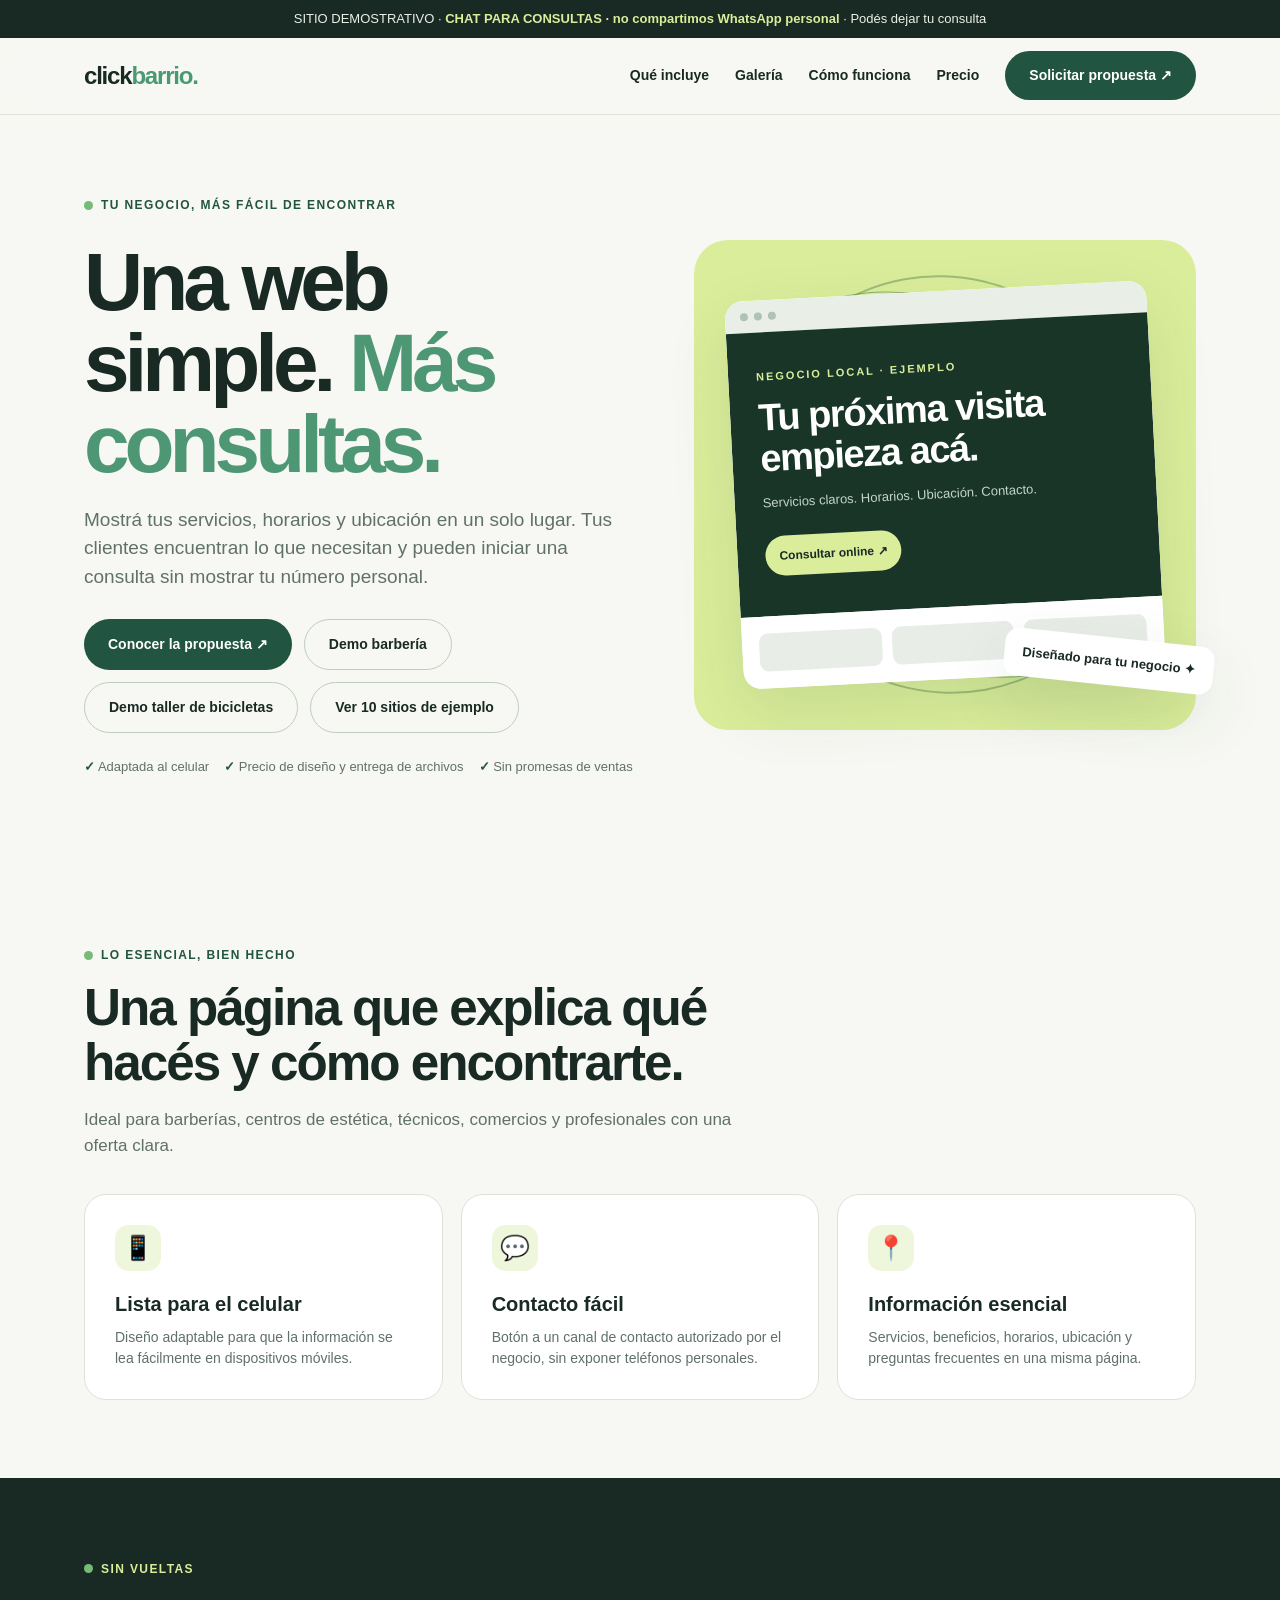
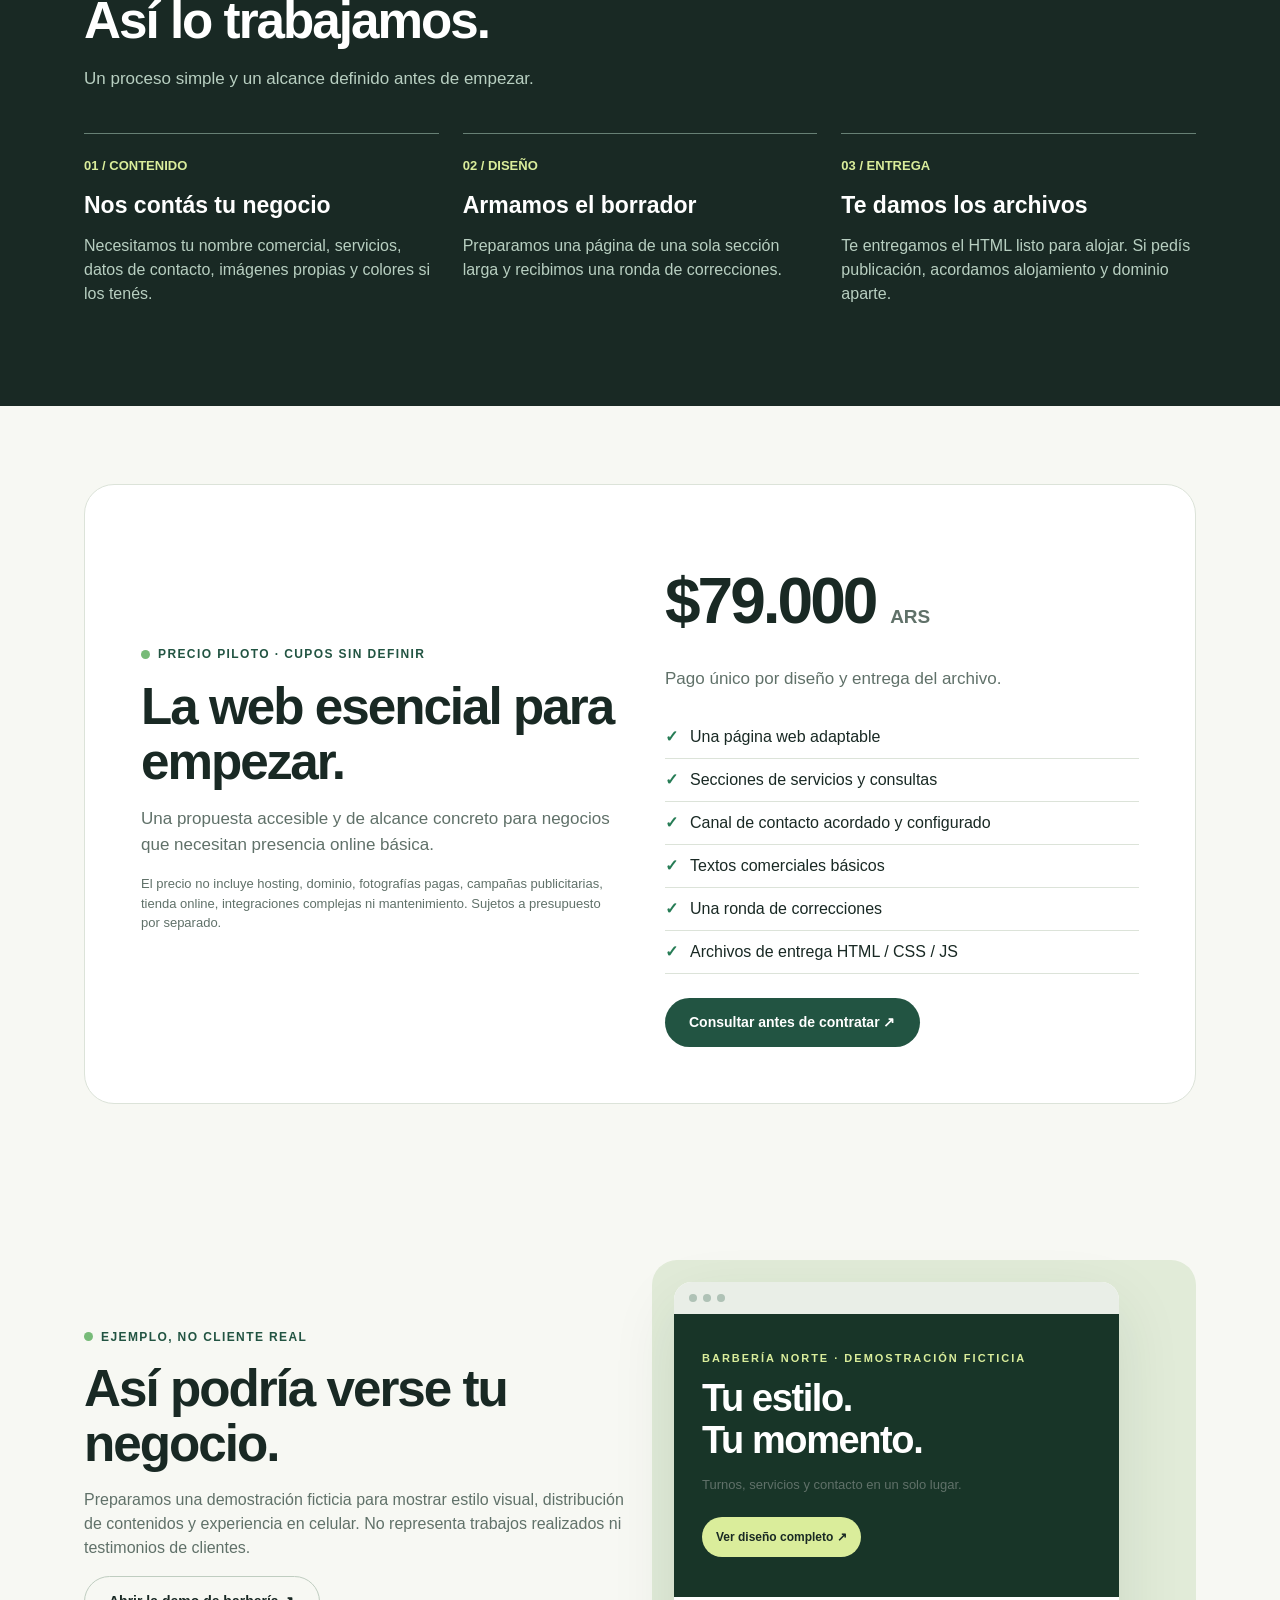
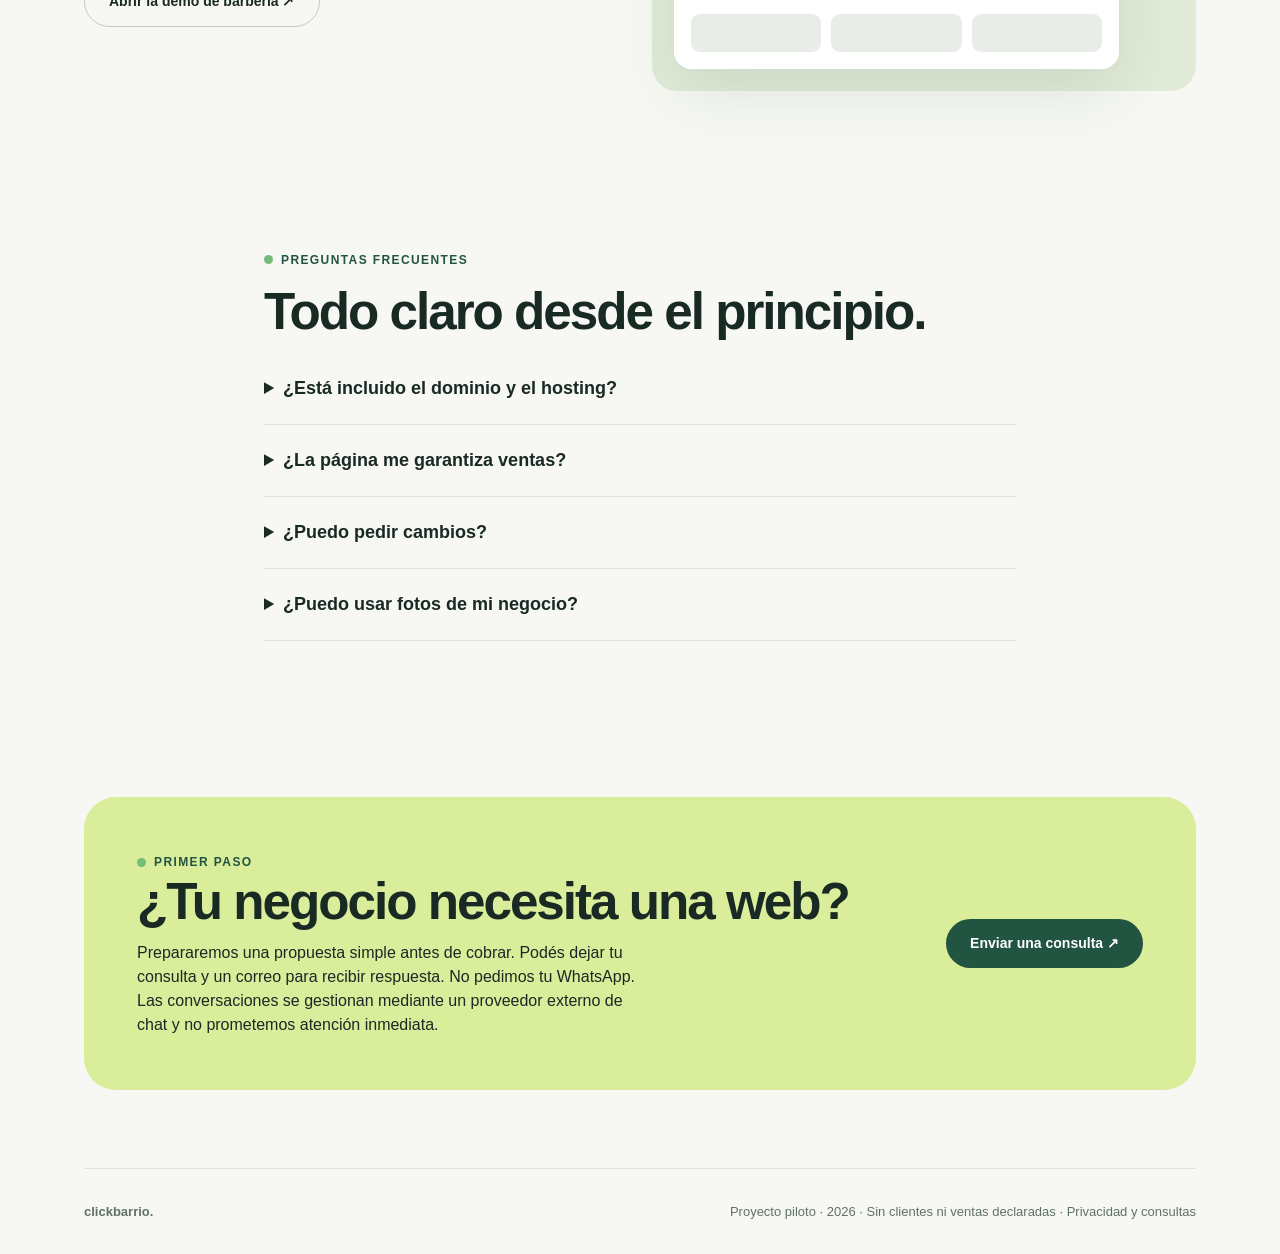
<file: index.html>
<!doctype html>
<html lang="es-AR">
<head>
<meta charset="UTF-8"><meta name="viewport" content="width=device-width, initial-scale=1">
<title>ClickBarrio — Páginas web simples para negocios</title>
<meta name="description" content="Páginas web claras y adaptables para pequeños negocios de Argentina. Conocé servicios, precios y ejemplos de diseño.">
<style>
:root{--ink:#192924;--muted:#607169;--bg:#f7f8f3;--lime:#daed9b;--green:#225442;--white:#fff;--line:#dce3d9;--shadow:0 24px 65px #163a2c1a}
*{box-sizing:border-box}html{scroll-behavior:smooth}body{margin:0;font-family:Inter,"Segoe UI",Arial,sans-serif;color:var(--ink);background:var(--bg);line-height:1.5}a{color:inherit;text-decoration:none}
.container{max-width:1160px;padding:0 24px;margin:auto}.announcement{background:var(--ink);color:#eaf0e7;text-align:center;font-size:13px;padding:9px 14px}.announcement strong{color:var(--lime)}
nav{position:sticky;top:0;z-index:5;background:#f7f8f3ed;backdrop-filter:blur(16px);border-bottom:1px solid var(--line)}
.nav-inner{display:flex;align-items:center;justify-content:space-between;min-height:76px}.logo{font-weight:900;font-size:24px;letter-spacing:-1.2px}.logo span{color:#499a73}.links{display:flex;align-items:center;gap:26px;font-weight:650;font-size:14px}.btn{display:inline-flex;align-items:center;justify-content:center;gap:8px;background:var(--green);color:#fff;padding:14px 24px;border:0;border-radius:100px;font-weight:750;cursor:pointer;font-size:14px;transition:transform .2s,background .2s}.btn:hover{transform:translateY(-2px);background:#143a2b}.btn.light{background:var(--lime);color:var(--ink)}.btn.outline{background:transparent;border:1px solid #bfcdc0;color:var(--ink)}
.hero{padding:78px 0 88px;overflow:hidden}.hero-grid{display:grid;grid-template-columns:1.05fr .95fr;gap:55px;align-items:center}
.eyebrow{display:inline-flex;align-items:center;gap:8px;font-size:12px;font-weight:800;text-transform:uppercase;letter-spacing:1.4px;color:var(--green)}.eyebrow:before{content:"";width:9px;height:9px;border-radius:50%;background:#77bb78}
h1{font-size:clamp(48px,6.4vw,88px);line-height:.99;letter-spacing:-5px;margin:24px 0 22px;font-weight:900}h1 em{font-style:normal;color:#4e9775}
.lead{font-size:19px;color:var(--muted);max-width:570px}.actions{display:flex;flex-wrap:wrap;gap:12px;margin-top:28px}.notes{display:flex;flex-wrap:wrap;gap:15px;margin-top:24px;color:var(--muted);font-size:13px}.notes b{color:var(--green)}
.visual{position:relative;min-height:490px;background:var(--lime);border-radius:34px;padding:40px;display:grid;place-items:center}.circle{position:absolute;inset:7% 10%;border:2px solid #789f629c;border-radius:50%;transform:rotate(-22deg)}.orbit{position:absolute;inset:15% 4%;border:1px solid #638e60a1;border-radius:50%;transform:rotate(35deg)}
.browser{position:relative;width:100%;max-width:445px;border-radius:18px;overflow:hidden;box-shadow:var(--shadow);background:white;transform:rotate(-3deg)}.browser-top{background:#e9eee7;padding:12px 15px;display:flex;gap:6px}.dot{width:8px;height:8px;border-radius:50%;background:#afc2b6}.mock-hero{background:#183528;color:#fff;padding:36px 28px 40px}.mock-label{color:var(--lime);font-size:11px;font-weight:750;letter-spacing:2px}.mock-hero h3{font-size:38px;letter-spacing:-1.4px;line-height:1.1;margin:12px 0}.mock-hero p{font-size:13px;color:#c4d6cb}.mock-pill{display:inline-block;border-radius:25px;background:var(--lime);color:var(--ink);font-weight:750;padding:11px 14px;margin-top:10px;font-size:12px}.mock-foot{display:flex;gap:10px;padding:17px;background:#fff}.mock-foot div{height:38px;flex:1;border-radius:9px;background:#e9ede8}.tag{position:absolute;right:-18px;bottom:45px;border-radius:14px;padding:14px 18px;background:white;box-shadow:var(--shadow);font-weight:800;font-size:13px;transform:rotate(6deg)}
section{padding:78px 0}.section-header{max-width:680px;margin-bottom:36px}h2{font-size:clamp(34px,4vw,54px);letter-spacing:-2px;line-height:1.08;margin:13px 0}.sub{color:var(--muted);font-size:17px}
.cards{display:grid;grid-template-columns:repeat(3,1fr);gap:18px}.card{background:white;border:1px solid var(--line);border-radius:22px;padding:30px}.icon{display:grid;place-items:center;width:46px;height:46px;border-radius:14px;background:#eef6db;font-size:24px;margin-bottom:18px}.card h3{margin:0 0 8px;font-size:20px}.card p{color:var(--muted);margin:0;font-size:14px}
.dark{background:var(--ink);color:#fff}.dark .sub{color:#b8cfc1}.process{display:grid;grid-template-columns:repeat(3,1fr);gap:24px;margin-top:42px}.step{padding:22px 0;border-top:1px solid #678075}.step .number{font-size:13px;color:var(--lime);font-weight:800}.step h3{font-size:23px;margin:12px 0}.step p{color:#b8cfc1;margin:0}
.price-box{display:grid;grid-template-columns:1fr 1fr;gap:50px;align-items:center;background:white;border-radius:30px;padding:56px;border:1px solid var(--line)}.price{font-size:64px;font-weight:900;letter-spacing:-3px;margin:12px 0}.price small{font-size:19px;letter-spacing:0;font-weight:600;color:var(--muted)}ul.ticks{padding:0;list-style:none;margin:24px 0}ul.ticks li{padding:9px 0;border-bottom:1px solid var(--line)}ul.ticks li:before{content:"✓";margin-right:12px;color:#267c55;font-weight:900}.fine{font-size:13px;color:var(--muted);margin-top:15px}
.showcase{display:grid;grid-template-columns:1fr 1fr;gap:24px;align-items:center}.showcase-preview{background:#e1ebd8;border-radius:25px;padding:22px}.showcase-preview .browser{transform:none}.showcase p{color:var(--muted)}
.faq{max-width:800px}details{border-bottom:1px solid var(--line);padding:22px 0}summary{cursor:pointer;font-size:18px;font-weight:750}details p{color:var(--muted)}
.contact{background:var(--lime);border-radius:32px;padding:53px;display:flex;gap:30px;justify-content:space-between;align-items:center}.contact h2{margin:0 0 12px}.contact p{margin:0;max-width:520px}
footer{padding:33px 0;border-top:1px solid var(--line);color:var(--muted);font-size:13px;display:flex;gap:14px;justify-content:space-between;flex-wrap:wrap}
.notice{position:fixed;bottom:24px;right:24px;max-width:400px;background:#193c2d;color:white;padding:16px 20px;border-radius:14px;box-shadow:var(--shadow);display:none;z-index:30}
@media(max-width:800px){.hero-grid,.price-box,.showcase{grid-template-columns:1fr}.hero{padding:50px 0}.visual{min-height:370px}.cards,.process{grid-template-columns:1fr}.price-box{padding:32px}.links a:not(.btn){display:none}.contact{display:block;padding:32px}.contact .btn{margin-top:22px}h1{letter-spacing:-3px}.price{font-size:52px}.tag{right:3px}}
</style>
</head>
<body>
<div class="announcement">SITIO DEMOSTRATIVO · <strong>CHAT PARA CONSULTAS · no compartimos WhatsApp personal</strong> · Podés dejar tu consulta</div>
<nav><div class="container nav-inner"><a class="logo" href="#">click<span>barrio.</span></a><div class="links"><a href="#incluye">Qué incluye</a><a href="catalogo.html">Galería</a><a href="#proceso">Cómo funciona</a><a href="#precio">Precio</a><a class="btn" href="#contacto">Solicitar propuesta ↗</a></div></div></nav>
<main>
<header class="hero"><div class="container hero-grid"><div><div class="eyebrow">Tu negocio, más fácil de encontrar</div><h1>Una web simple. <em>Más consultas.</em></h1><p class="lead">Mostrá tus servicios, horarios y ubicación en un solo lugar. Tus clientes encuentran lo que necesitan y pueden iniciar una consulta sin mostrar tu número personal.</p><div class="actions"><a class="btn" href="#precio">Conocer la propuesta ↗</a><a class="btn outline" href="demo_barberia.html">Demo barbería</a><a class="btn outline" href="demo_taller.html">Demo taller de bicicletas</a><a class="btn outline" href="catalogo.html">Ver 10 sitios de ejemplo</a></div><div class="notes"><span><b>✓</b> Adaptada al celular</span><span><b>✓</b> Precio de diseño y entrega de archivos</span><span><b>✓</b> Sin promesas de ventas</span></div></div><div class="visual"><div class="circle"></div><div class="orbit"></div><div class="browser"><div class="browser-top"><i class="dot"></i><i class="dot"></i><i class="dot"></i></div><div class="mock-hero"><div class="mock-label">NEGOCIO LOCAL · EJEMPLO</div><h3>Tu próxima visita empieza acá.</h3><p>Servicios claros. Horarios. Ubicación. Contacto.</p><span class="mock-pill">Consultar online ↗</span></div><div class="mock-foot"><div></div><div></div><div></div></div></div><div class="tag">Diseñado para tu negocio ✦</div></div></div></header>
<section id="incluye"><div class="container"><div class="section-header"><div class="eyebrow">Lo esencial, bien hecho</div><h2>Una página que explica qué hacés y cómo encontrarte.</h2><p class="sub">Ideal para barberías, centros de estética, técnicos, comercios y profesionales con una oferta clara.</p></div><div class="cards"><article class="card"><div class="icon">📱</div><h3>Lista para el celular</h3><p>Diseño adaptable para que la información se lea fácilmente en dispositivos móviles.</p></article><article class="card"><div class="icon">💬</div><h3>Contacto fácil</h3><p>Botón a un canal de contacto autorizado por el negocio, sin exponer teléfonos personales.</p></article><article class="card"><div class="icon">📍</div><h3>Información esencial</h3><p>Servicios, beneficios, horarios, ubicación y preguntas frecuentes en una misma página.</p></article></div></div></section>
<section class="dark" id="proceso"><div class="container"><div class="eyebrow" style="color:var(--lime)">Sin vueltas</div><h2>Así lo trabajamos.</h2><p class="sub">Un proceso simple y un alcance definido antes de empezar.</p><div class="process"><div class="step"><div class="number">01 / CONTENIDO</div><h3>Nos contás tu negocio</h3><p>Necesitamos tu nombre comercial, servicios, datos de contacto, imágenes propias y colores si los tenés.</p></div><div class="step"><div class="number">02 / DISEÑO</div><h3>Armamos el borrador</h3><p>Preparamos una página de una sola sección larga y recibimos una ronda de correcciones.</p></div><div class="step"><div class="number">03 / ENTREGA</div><h3>Te damos los archivos</h3><p>Te entregamos el HTML listo para alojar. Si pedís publicación, acordamos alojamiento y dominio aparte.</p></div></div></div></section>
<section id="precio"><div class="container"><div class="price-box"><div><div class="eyebrow">Precio piloto · cupos sin definir</div><h2>La web esencial para empezar.</h2><p class="sub">Una propuesta accesible y de alcance concreto para negocios que necesitan presencia online básica.</p><p class="fine">El precio no incluye hosting, dominio, fotografías pagas, campañas publicitarias, tienda online, integraciones complejas ni mantenimiento. Sujetos a presupuesto por separado.</p></div><div><div class="price">$79.000 <small>ARS</small></div><p class="sub">Pago único por diseño y entrega del archivo.</p><ul class="ticks"><li>Una página web adaptable</li><li>Secciones de servicios y consultas</li><li>Canal de contacto acordado y configurado</li><li>Textos comerciales básicos</li><li>Una ronda de correcciones</li><li>Archivos de entrega HTML / CSS / JS</li></ul><a class="btn" href="#contacto">Consultar antes de contratar ↗</a></div></div></div></section>
<section><div class="container showcase"><div><div class="eyebrow">Ejemplo, no cliente real</div><h2>Así podría verse tu negocio.</h2><p>Preparamos una demostración ficticia para mostrar estilo visual, distribución de contenidos y experiencia en celular. No representa trabajos realizados ni testimonios de clientes.</p><a class="btn outline" href="demo_barberia.html">Abrir la demo de barbería ↗</a></div><div class="showcase-preview"><div class="browser"><div class="browser-top"><i class="dot"></i><i class="dot"></i><i class="dot"></i></div><div class="mock-hero"><div class="mock-label">BARBERÍA NORTE · DEMOSTRACIÓN FICTICIA</div><h3>Tu estilo.<br>Tu momento.</h3><p>Turnos, servicios y contacto en un solo lugar.</p><span class="mock-pill">Ver diseño completo ↗</span></div><div class="mock-foot"><div></div><div></div><div></div></div></div></div></div></section>
<section><div class="container faq"><div class="eyebrow">Preguntas frecuentes</div><h2>Todo claro desde el principio.</h2><details><summary>¿Está incluido el dominio y el hosting?</summary><p>No. El precio piloto cubre el diseño y los archivos. Podemos presupuestar una puesta online y el mantenimiento por separado.</p></details><details><summary>¿La página me garantiza ventas?</summary><p>No. La página facilita la presentación y el contacto, pero las ventas dependen de la oferta, la atención comercial y de que lleguen visitantes.</p></details><details><summary>¿Puedo pedir cambios?</summary><p>Incluimos una ronda de modificaciones sobre los textos, imágenes y detalles de la maqueta acordada. Cambios grandes se presupuestan.</p></details><details><summary>¿Puedo usar fotos de mi negocio?</summary><p>Sí, siempre que tengas autorización para utilizarlas. No usamos testimonios o casos de éxito inventados.</p></details></div></section>
<section id="contacto"><div class="container"><div class="contact"><div><div class="eyebrow">Primer paso</div><h2>¿Tu negocio necesita una web?</h2><p>Prepararemos una propuesta simple antes de cobrar. Podés dejar tu consulta y un correo para recibir respuesta. No pedimos tu WhatsApp. Las conversaciones se gestionan mediante un proveedor externo de chat y no prometemos atención inmediata.</p></div><a class="btn" href="#contacto" data-chat-open>Enviar una consulta ↗</a></div></div></section>
</main>
<div class="container"><footer><strong>clickbarrio.</strong><span>Proyecto piloto · 2026 · Sin clientes ni ventas declaradas · <a href="privacidad.html">Privacidad y consultas</a></span></footer></div>


<script>document.addEventListener("DOMContentLoaded",function(){document.querySelectorAll("[data-chat-open]").forEach(function(el){el.addEventListener("click",function(e){e.preventDefault();if(window.Tawk_API && typeof window.Tawk_API.maximize==="function"){window.Tawk_API.maximize()}else{window.alert("El chat se está cargando. Esperá unos segundos y tocá el ícono de la esquina.")}})})});</script>
<!--Start of Tawk.to Script-->
<script type="text/javascript">
var Tawk_API=Tawk_API||{}, Tawk_LoadStart=new Date();
(function(){
var s1=document.createElement("script"),s0=document.getElementsByTagName("script")[0];
s1.async=true;
s1.src='https://embed.tawk.to/6ad1309d86ca8c34c6a07133/1k50ibpof';
s1.charset='UTF-8';
s1.setAttribute('crossorigin','*');
s0.parentNode.insertBefore(s1,s0);
})();
</script>
<!--End of Tawk.to Script-->
</body></html>
</file>
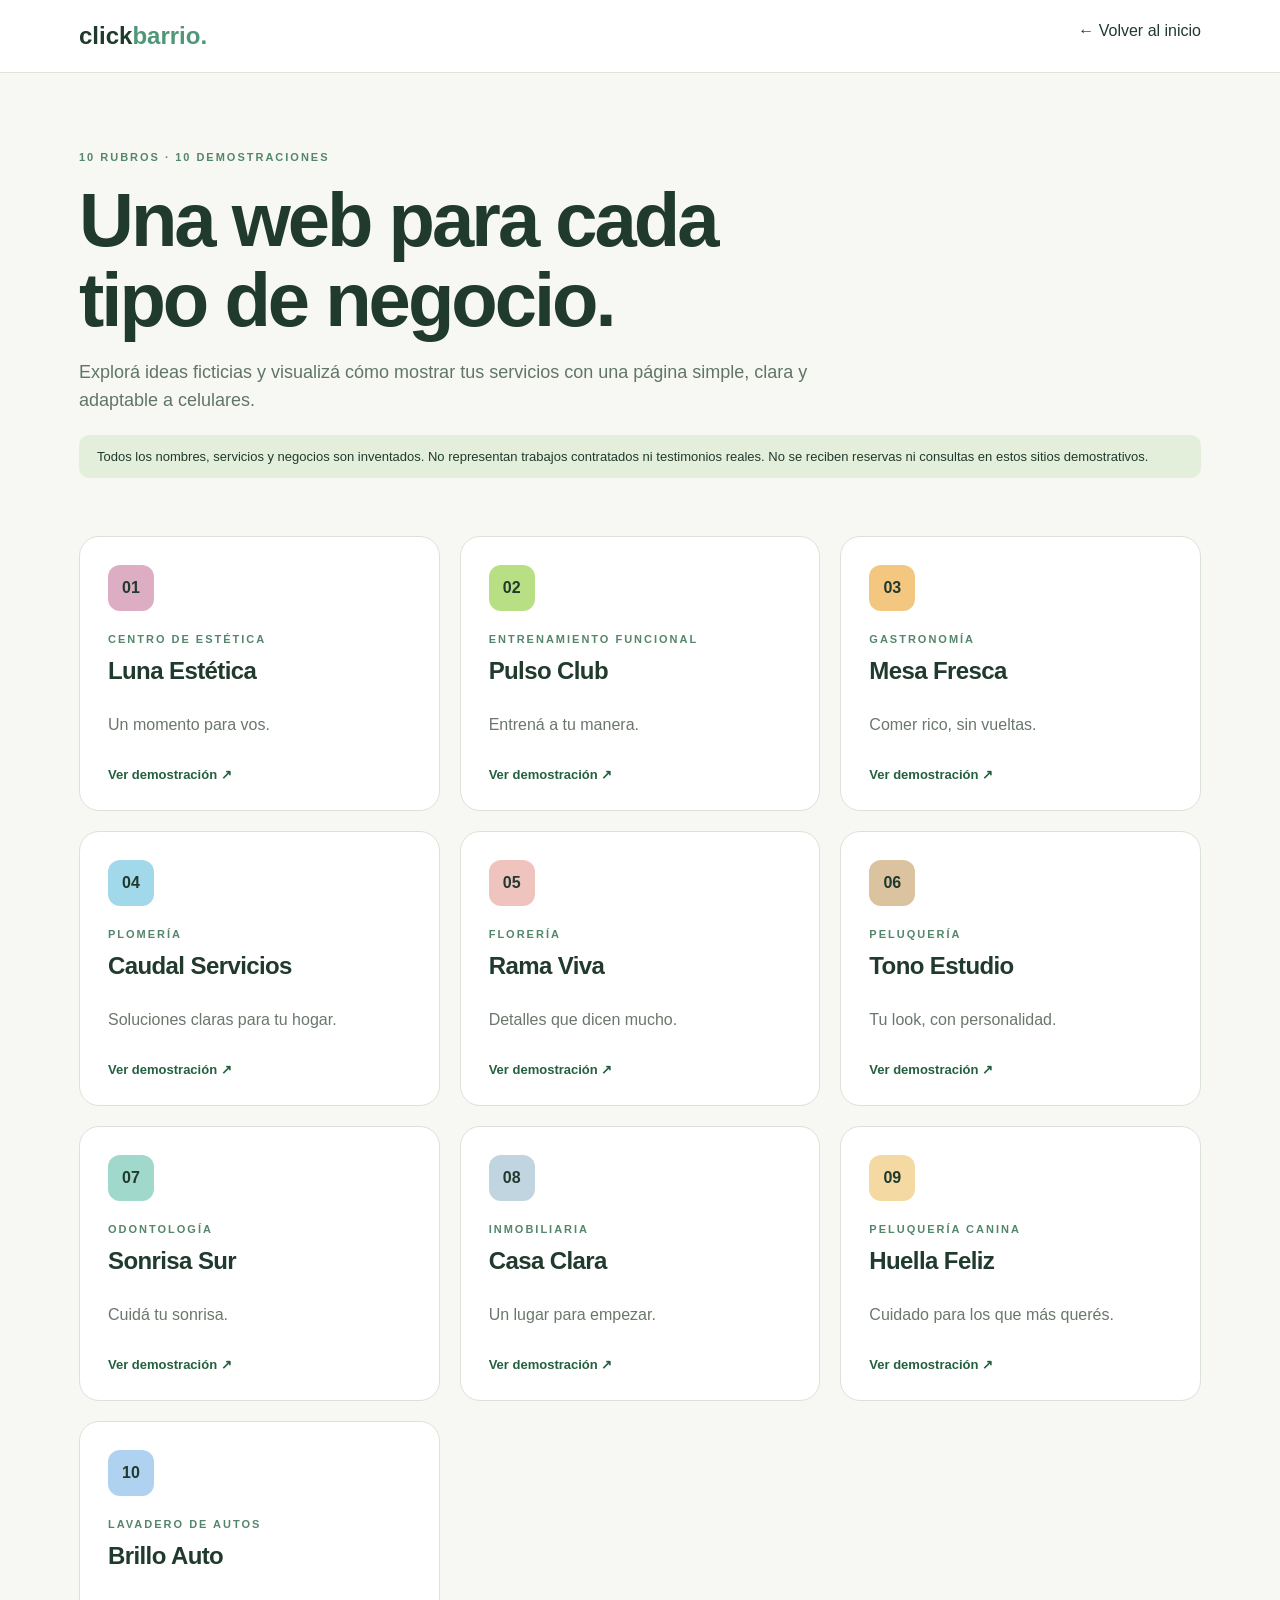
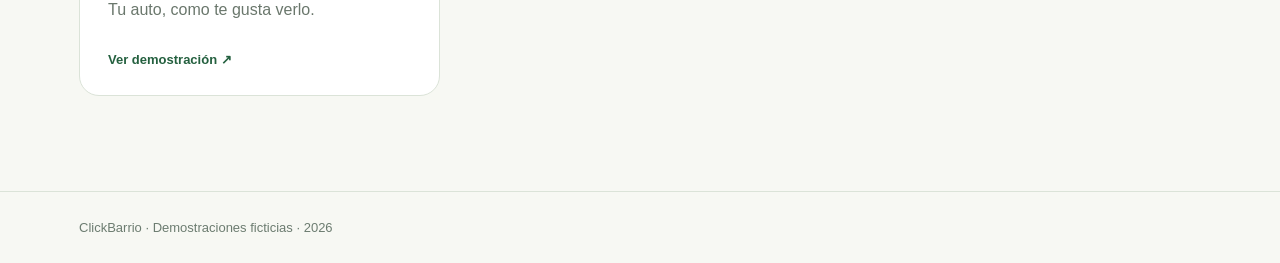
<file: catalogo.html>
<!doctype html><html lang="es-AR"><head><meta charset="utf-8"><meta name="viewport" content="width=device-width,initial-scale=1"><meta name="description" content="Diez sitios ficticios de ejemplo para pequeños negocios, creados por ClickBarrio."><title>Catálogo de demos · ClickBarrio</title><style>*{box-sizing:border-box}body{margin:0;color:#203a2d;background:#f7f8f3;font-family:Segoe UI,Arial,sans-serif}a{text-decoration:none;color:inherit}.wrap{max-width:1170px;margin:auto;padding:0 24px}nav{padding:22px 0;border-bottom:1px solid #dce5d8;background:#fff}.flex{display:flex;justify-content:space-between}.logo{font-size:24px;font-weight:900}.logo span{color:#509778}header{padding:74px 0 38px}header small,.card small{font-size:11px;text-transform:uppercase;letter-spacing:2px;font-weight:800;color:#54866b}h1{font-size:clamp(45px,6vw,76px);letter-spacing:-3px;line-height:1.05;max-width:760px;margin:15px 0}header p{color:#607568;max-width:730px;line-height:1.6;font-size:18px}.info{background:#e4efdb;border-radius:10px;padding:14px 18px;margin-top:20px;font-size:13px}.grid{display:grid;grid-template-columns:repeat(3,1fr);gap:20px;margin:20px 0 95px}.card{border:1px solid #dbe3d8;border-radius:20px;background:white;padding:28px;min-height:275px;display:flex;align-items:flex-start;flex-direction:column}.card:hover{box-shadow:0 15px 40px #23473417;transform:translateY(-2px)}.num{width:46px;height:46px;border-radius:12px;display:grid;place-items:center;font-weight:900;margin-bottom:22px}.card h2{font-size:24px;letter-spacing:-.6px;margin:12px 0}.card p{color:#6a776c;line-height:1.55;flex:1}.card b{color:#24603f;font-size:13px}footer{border-top:1px solid #dbe3d8;padding:28px 0;color:#6c7c70;font-size:13px}@media(max-width:900px){.grid{grid-template-columns:repeat(2,1fr)}}@media(max-width:600px){.grid{grid-template-columns:1fr}header{padding:45px 0 20px}}</style></head><body><nav><div class="wrap flex"><a class="logo" href="index.html">click<span>barrio.</span></a><a href="index.html">← Volver al inicio</a></div></nav><header><div class="wrap"><small>10 rubros · 10 demostraciones</small><h1>Una web para cada tipo de negocio.</h1><p>Explorá ideas ficticias y visualizá cómo mostrar tus servicios con una página simple, clara y adaptable a celulares.</p><div class="info">Todos los nombres, servicios y negocios son inventados. No representan trabajos contratados ni testimonios reales. No se reciben reservas ni consultas en estos sitios demostrativos.</div></div></header><main class="wrap"><div class="grid"><a class="card" href="demo_estetica.html"><div class="num" style="background:#ddaec3">01</div><small>Centro de estética</small><h2>Luna Estética</h2><p>Un momento para vos.</p><b>Ver demostración ↗</b></a><a class="card" href="demo_gimnasio.html"><div class="num" style="background:#b9df85">02</div><small>Entrenamiento funcional</small><h2>Pulso Club</h2><p>Entrená a tu manera.</p><b>Ver demostración ↗</b></a><a class="card" href="demo_gastronomia.html"><div class="num" style="background:#f3c780">03</div><small>Gastronomía</small><h2>Mesa Fresca</h2><p>Comer rico, sin vueltas.</p><b>Ver demostración ↗</b></a><a class="card" href="demo_plomeria.html"><div class="num" style="background:#a2d9ea">04</div><small>Plomería</small><h2>Caudal Servicios</h2><p>Soluciones claras para tu hogar.</p><b>Ver demostración ↗</b></a><a class="card" href="demo_floreria.html"><div class="num" style="background:#efc4bf">05</div><small>Florería</small><h2>Rama Viva</h2><p>Detalles que dicen mucho.</p><b>Ver demostración ↗</b></a><a class="card" href="demo_peluqueria.html"><div class="num" style="background:#dbc3a0">06</div><small>Peluquería</small><h2>Tono Estudio</h2><p>Tu look, con personalidad.</p><b>Ver demostración ↗</b></a><a class="card" href="demo_odontologia.html"><div class="num" style="background:#a1d8cc">07</div><small>Odontología</small><h2>Sonrisa Sur</h2><p>Cuidá tu sonrisa.</p><b>Ver demostración ↗</b></a><a class="card" href="demo_inmobiliaria.html"><div class="num" style="background:#c1d5e0">08</div><small>Inmobiliaria</small><h2>Casa Clara</h2><p>Un lugar para empezar.</p><b>Ver demostración ↗</b></a><a class="card" href="demo_mascotas.html"><div class="num" style="background:#f5d9a3">09</div><small>Peluquería canina</small><h2>Huella Feliz</h2><p>Cuidado para los que más querés.</p><b>Ver demostración ↗</b></a><a class="card" href="demo_lavadero.html"><div class="num" style="background:#b0d2f1">10</div><small>Lavadero de autos</small><h2>Brillo Auto</h2><p>Tu auto, como te gusta verlo.</p><b>Ver demostración ↗</b></a></div></main><footer><div class="wrap">ClickBarrio · Demostraciones ficticias · 2026</div></footer></body></html>
</file>
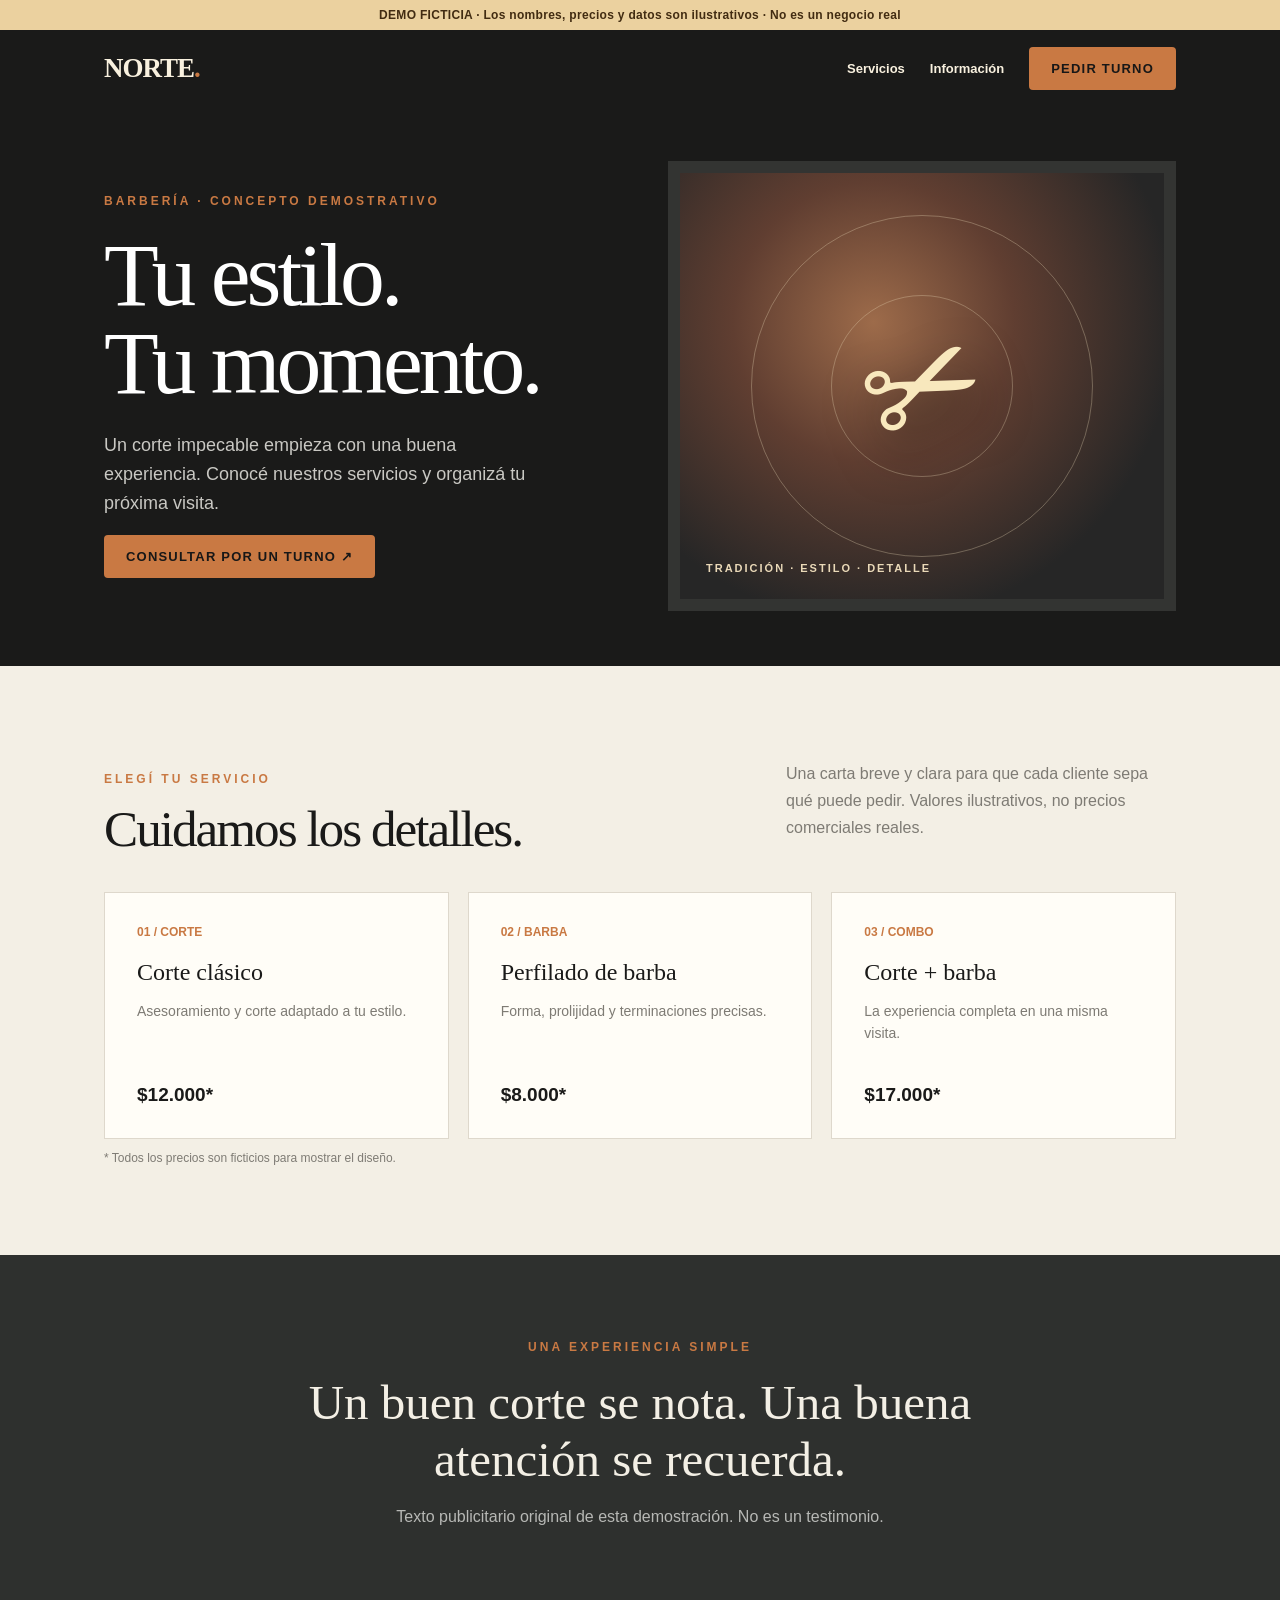
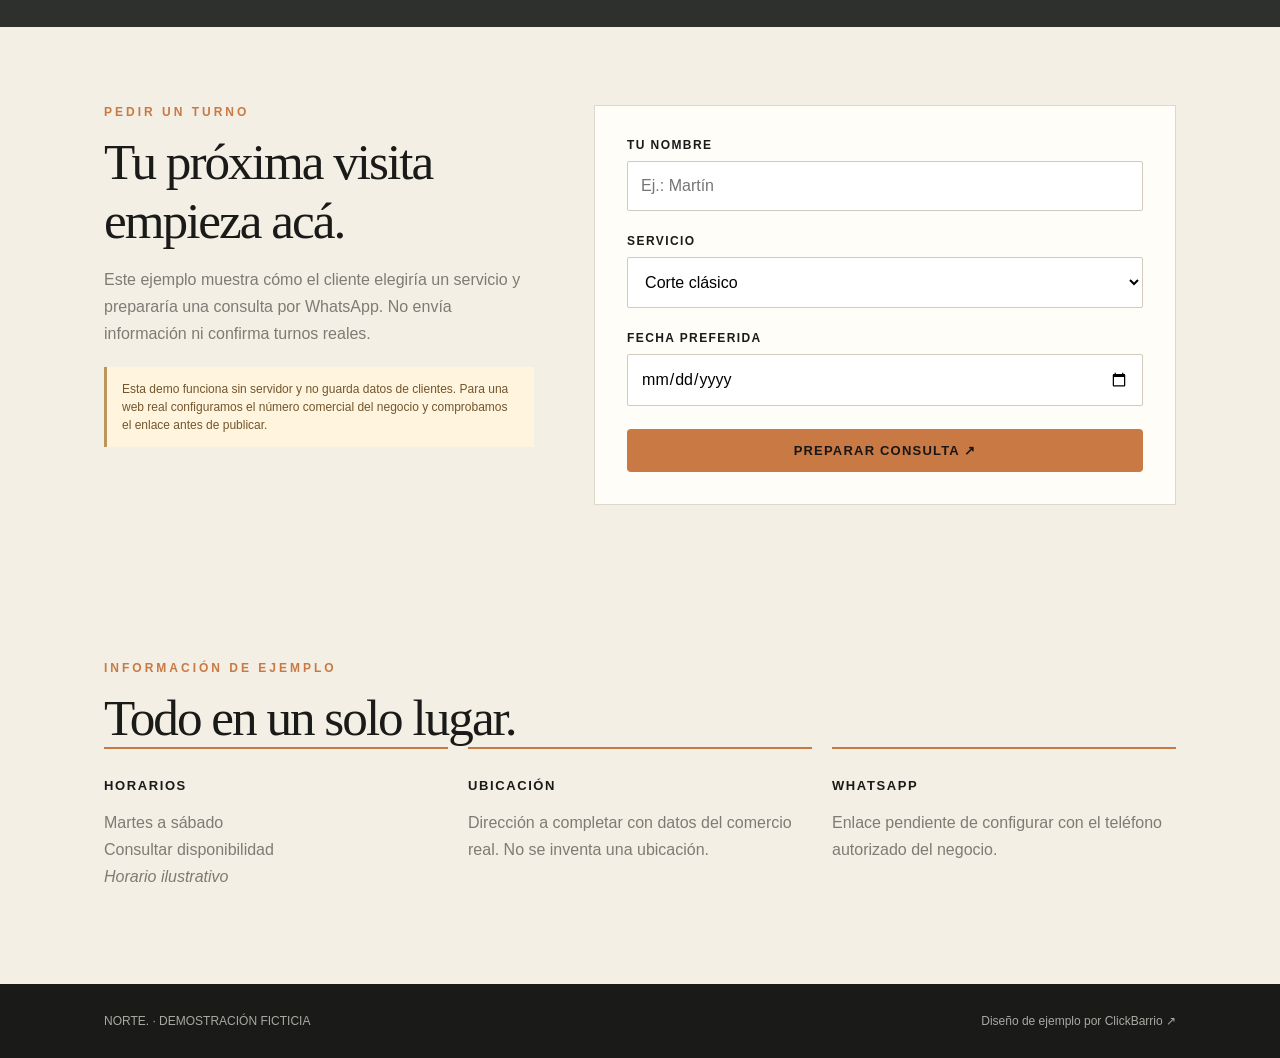
<file: demo_barberia.html>
<!doctype html>
<html lang="es-AR">
<head>
<meta charset="UTF-8"><meta name="viewport" content="width=device-width,initial-scale=1">
<title>Barbería Norte — Demo ficticia de ClickBarrio</title>
<style>
:root{--black:#1a1a19;--char:#2e302e;--cream:#f3efe5;--paper:#fffdf7;--rust:#c97943;--taupe:#7e7b74}
*{box-sizing:border-box}html{scroll-behavior:smooth}body{margin:0;background:var(--cream);font-family:"Segoe UI",Arial,sans-serif;color:var(--black)}a{text-decoration:none;color:inherit}.container{max-width:1120px;margin:auto;padding:0 24px}
.demo{background:#ebd19f;color:#422c12;text-align:center;padding:8px 12px;font-size:12px;font-weight:700;letter-spacing:.3px}nav{background:var(--black);color:#f9f1df}.nav{min-height:76px;display:flex;justify-content:space-between;align-items:center}.brand{font-family:Georgia,serif;font-size:27px;letter-spacing:-1px;font-weight:bold}.brand span{color:var(--rust)}.navlinks{display:flex;gap:25px;align-items:center;font-size:13px;font-weight:700}.button{display:inline-block;cursor:pointer;padding:14px 22px;background:var(--rust);color:#171717;border:0;border-radius:4px;font-size:13px;text-transform:uppercase;letter-spacing:1.2px;font-weight:800}.button:hover{filter:brightness(1.08)}
.hero{background:var(--black);color:#fff;overflow:hidden}.hero-grid{min-height:560px;display:grid;grid-template-columns:1fr 1fr;align-items:center;gap:56px}.eyebrow{color:var(--rust);text-transform:uppercase;letter-spacing:3px;font-size:12px;font-weight:800}.hero h1{font-family:Georgia,serif;font-size:clamp(60px,7vw,94px);letter-spacing:-4px;line-height:.99;font-weight:500;margin:23px 0}.hero p{color:#c9c8c3;font-size:18px;max-width:440px;line-height:1.6}.hero-visual{position:relative;height:450px;display:grid;place-items:center;background:radial-gradient(circle at 40% 35%,#9d6b4a 0%,#603e31 35%,#262626 75%);border:12px solid #333432;overflow:hidden}.hero-visual:before,.hero-visual:after{content:"";position:absolute;width:180px;height:180px;border:1px solid #ead9b852;border-radius:50%;left:50%;top:50%;transform:translate(-50%,-50%)}.hero-visual:after{width:340px;height:340px}
.scissor{z-index:1;color:#f8e8bd;font-size:140px;text-shadow:0 25px 50px #0d0d0da1;transform:rotate(-24deg)}.small-tag{position:absolute;bottom:25px;left:26px;letter-spacing:2px;color:#ead9b8;font-size:11px;font-weight:800}
section{padding:78px 0}.sectionhead{display:flex;align-items:end;justify-content:space-between;gap:25px;margin-bottom:34px}h2{font-family:Georgia,serif;font-weight:500;font-size:clamp(39px,4vw,59px);margin:13px 0 0;letter-spacing:-2px}.sectionhead p{max-width:390px;color:var(--taupe);line-height:1.7}
.services{display:grid;grid-template-columns:repeat(3,1fr);gap:19px}.service{background:var(--paper);padding:32px;border:1px solid #ded8cc}.service .num{font-size:12px;color:var(--rust);font-weight:800}.service h3{font-size:24px;font-family:Georgia,serif;font-weight:500;margin:20px 0 12px}.service p{color:var(--taupe);line-height:1.6;font-size:14px;min-height:70px}.service strong{font-size:19px}
.quote{background:var(--char);color:var(--cream);padding:85px 0;text-align:center}.quote blockquote{font-family:Georgia,serif;font-size:clamp(27px,4vw,49px);max-width:820px;margin:20px auto}.quote p{color:#b7b8b5}
.reserve{display:grid;grid-template-columns:.85fr 1.15fr;gap:60px;align-items:start}.reserve p{color:var(--taupe);line-height:1.7}.form{background:var(--paper);padding:32px;border:1px solid #ded8cc}.form label{font-size:12px;text-transform:uppercase;letter-spacing:1.4px;font-weight:800;display:block;margin:0 0 9px}.form input,.form select{width:100%;padding:15px 13px;border:1px solid #d1cbbd;background:#fff;font:inherit;border-radius:2px;margin-bottom:23px}.form button{width:100%}.preview{display:none;background:#edf2e3;padding:18px;margin-top:18px;font-size:14px;line-height:1.65;white-space:pre-line;overflow-wrap:anywhere}.disclaimer{background:#fff5df;color:#73552c;padding:13px 15px;border-left:3px solid #bb965b;font-size:12px;margin-top:20px;line-height:1.5}
.info{display:grid;grid-template-columns:repeat(3,1fr);gap:20px}.info div{border-top:2px solid var(--rust);padding-top:16px}.info h3{font-size:13px;text-transform:uppercase;letter-spacing:1.6px}.info p{color:var(--taupe);line-height:1.7}
footer{background:var(--black);color:#a9a9a3;padding:30px 0;font-size:12px}.footer{display:flex;justify-content:space-between;gap:20px;flex-wrap:wrap}
@media(max-width:770px){.hero-grid,.reserve{grid-template-columns:1fr}.hero-grid{padding-top:65px;padding-bottom:45px}.hero-visual{height:320px}.navlinks a:not(.button){display:none}.services,.info{grid-template-columns:1fr}.sectionhead{display:block}.hero h1{letter-spacing:-2px}.service p{min-height:0}section{padding:56px 0}}
</style>
</head>
<body>
<div class="demo">DEMO FICTICIA · Los nombres, precios y datos son ilustrativos · No es un negocio real</div>
<nav><div class="container nav"><a class="brand" href="#inicio">NORTE<span>.</span></a><div class="navlinks"><a href="#servicios">Servicios</a><a href="#informacion">Información</a><a class="button" href="#reservar">Pedir turno</a></div></div></nav>
<main>
<header id="inicio" class="hero"><div class="container hero-grid"><div><div class="eyebrow">Barbería · Concepto demostrativo</div><h1>Tu estilo.<br>Tu momento.</h1><p>Un corte impecable empieza con una buena experiencia. Conocé nuestros servicios y organizá tu próxima visita.</p><a class="button" href="#reservar">Consultar por un turno ↗</a></div><div class="hero-visual" aria-label="Ilustración decorativa de una barbería"><span class="scissor" aria-hidden="true">✂</span><span class="small-tag">TRADICIÓN · ESTILO · DETALLE</span></div></div></header>
<section id="servicios"><div class="container"><div class="sectionhead"><div><div class="eyebrow">Elegí tu servicio</div><h2>Cuidamos los detalles.</h2></div><p>Una carta breve y clara para que cada cliente sepa qué puede pedir. Valores ilustrativos, no precios comerciales reales.</p></div><div class="services"><article class="service"><div class="num">01 / CORTE</div><h3>Corte clásico</h3><p>Asesoramiento y corte adaptado a tu estilo.</p><strong>$12.000*</strong></article><article class="service"><div class="num">02 / BARBA</div><h3>Perfilado de barba</h3><p>Forma, prolijidad y terminaciones precisas.</p><strong>$8.000*</strong></article><article class="service"><div class="num">03 / COMBO</div><h3>Corte + barba</h3><p>La experiencia completa en una misma visita.</p><strong>$17.000*</strong></article></div><p style="color:var(--taupe);font-size:12px;margin-top:12px">* Todos los precios son ficticios para mostrar el diseño.</p></div></section>
<section class="quote"><div class="container"><div class="eyebrow">Una experiencia simple</div><blockquote>Un buen corte se nota. Una buena atención se recuerda.</blockquote><p>Texto publicitario original de esta demostración. No es un testimonio.</p></div></section>
<section id="reservar"><div class="container reserve"><div><div class="eyebrow">Pedir un turno</div><h2>Tu próxima visita empieza acá.</h2><p>Este ejemplo muestra cómo el cliente elegiría un servicio y prepararía una consulta por WhatsApp. No envía información ni confirma turnos reales.</p><div class="disclaimer">Esta demo funciona sin servidor y no guarda datos de clientes. Para una web real configuramos el número comercial del negocio y comprobamos el enlace antes de publicar.</div></div><form class="form" onsubmit="preparar(event)"><label for="nombre">Tu nombre</label><input id="nombre" required autocomplete="name" placeholder="Ej.: Martín" maxlength="90"><label for="servicio">Servicio</label><select id="servicio" required><option value="Corte clásico">Corte clásico</option><option value="Perfilado de barba">Perfilado de barba</option><option value="Corte + barba">Corte + barba</option></select><label for="fecha">Fecha preferida</label><input type="date" id="fecha" required><button class="button" type="submit">Preparar consulta ↗</button><div class="preview" id="preview" role="status"></div></form></div></section>
<section id="informacion"><div class="container"><div class="eyebrow">Información de ejemplo</div><h2>Todo en un solo lugar.</h2><div class="info"><div><h3>Horarios</h3><p>Martes a sábado<br>Consultar disponibilidad<br><em>Horario ilustrativo</em></p></div><div><h3>Ubicación</h3><p>Dirección a completar con datos del comercio real. No se inventa una ubicación.</p></div><div><h3>WhatsApp</h3><p>Enlace pendiente de configurar con el teléfono autorizado del negocio.</p></div></div></div></section>
</main>
<footer><div class="container footer"><span>NORTE. · DEMOSTRACIÓN FICTICIA</span><a href="index.html">Diseño de ejemplo por ClickBarrio ↗</a></div></footer>
<script>
function preparar(e){e.preventDefault();const nombre=document.getElementById('nombre').value.trim(),servicio=document.getElementById('servicio').value,fecha=document.getElementById('fecha').value;const out=document.getElementById('preview');if(!nombre||!fecha)return;out.style.display='block';out.textContent='CONSULTA DE MUESTRA (NO ENVIADA)\n\nHola, soy '+nombre+'. Quisiera consultar disponibilidad para '+servicio+' el '+fecha+'. ¿Tienen turnos?\n\nEn una web real, este mensaje se abriría en el WhatsApp del comercio.';}
</script>
</body></html>
</file>
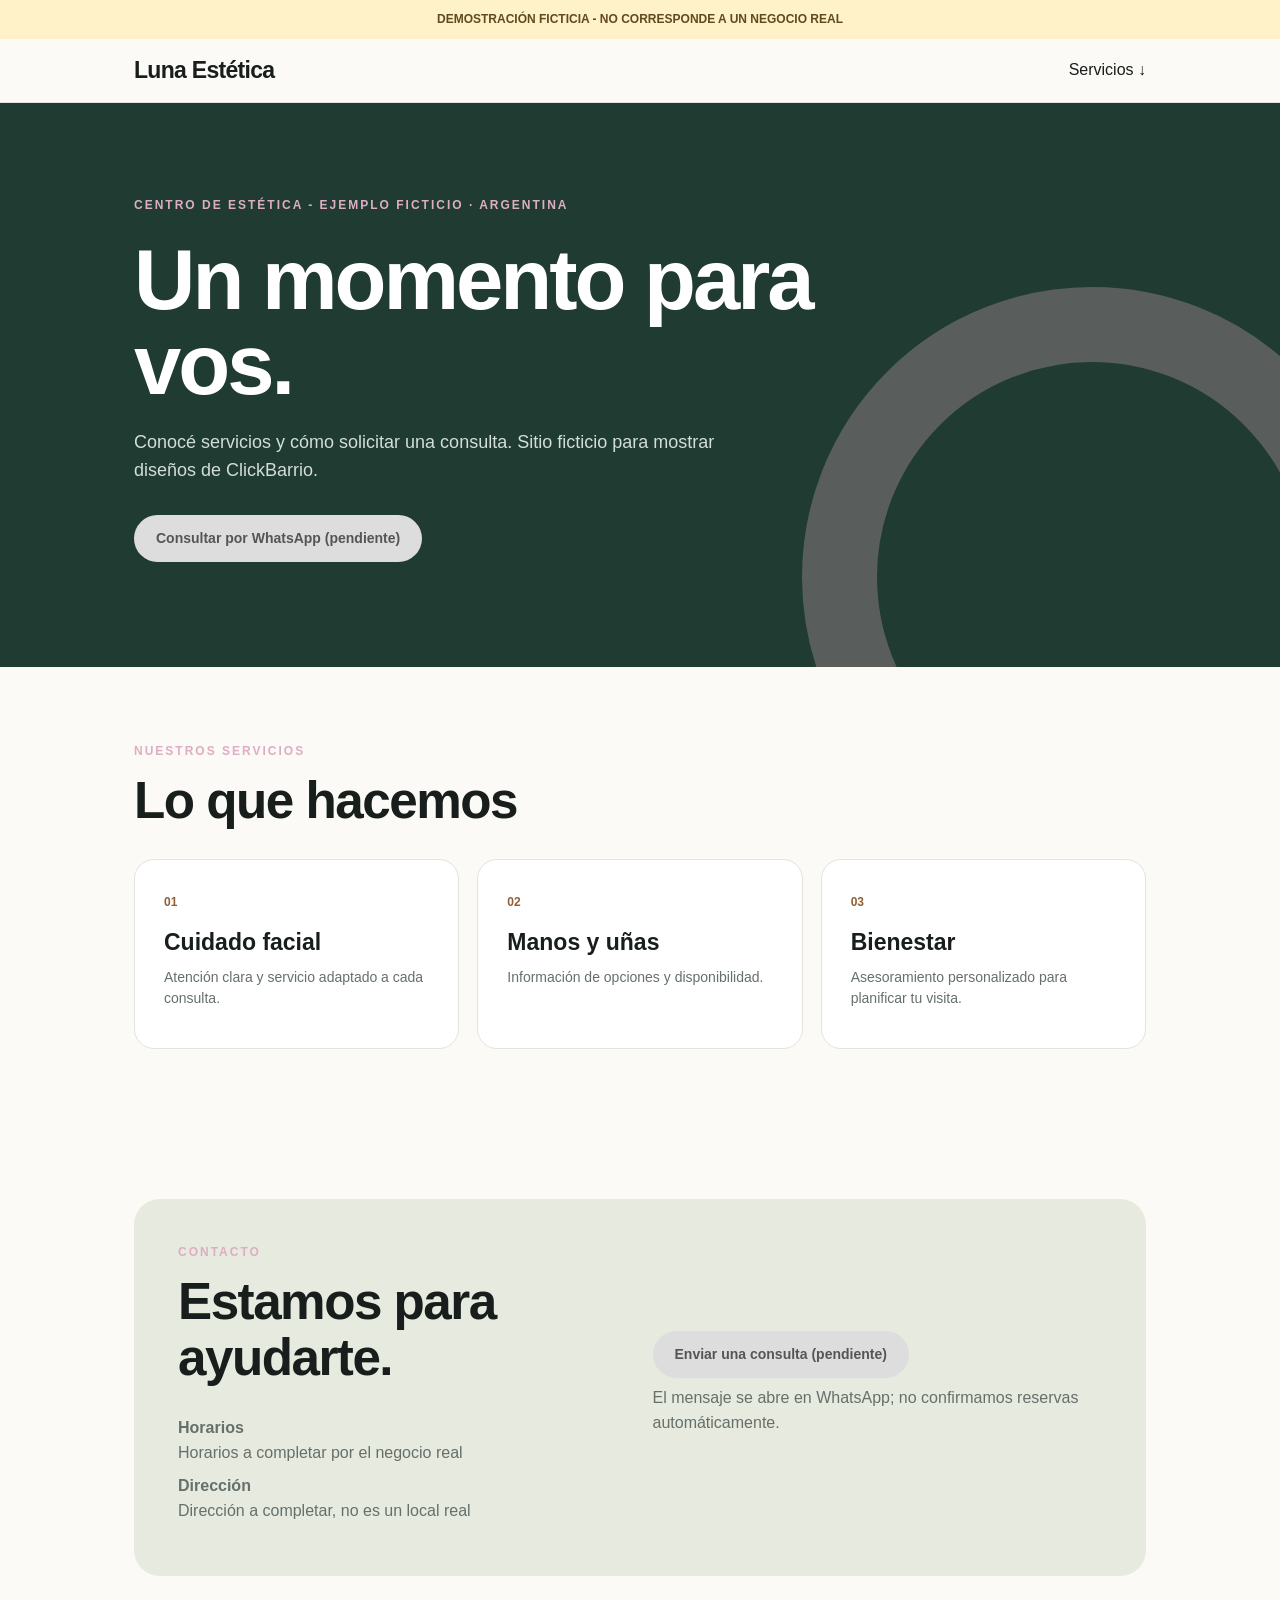
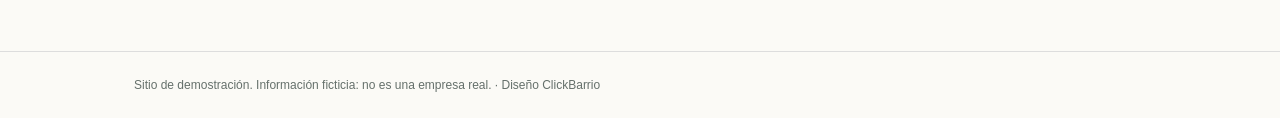
<file: demo_estetica.html>
<!doctype html><html lang="es-AR"><head><meta charset="utf-8">
<meta name="viewport" content="width=device-width,initial-scale=1">
<title>Luna Estética | Centro de estética - ejemplo ficticio</title>
<meta name="description" content="Demostración ficticia de Centro de estética preparada por ClickBarrio.">
<style>
:root{--accent:#ddaec3;--ink:#171e1b;--paper:#fbfaf6;--muted:#65706b}
*{box-sizing:border-box}html{scroll-behavior:smooth}body{margin:0;background:var(--paper);color:var(--ink);font-family:'Segoe UI',Arial,sans-serif;line-height:1.55}
.container{max-width:1060px;margin:0 auto;padding:0 24px}
.top{padding:14px 0;border-bottom:1px solid #e3e3df}.row{display:flex;justify-content:space-between;gap:16px;align-items:center}.logo{font-weight:900;font-size:23px;letter-spacing:-.7px}
a{color:inherit;text-decoration:none}.muted{color:var(--muted)}.btn{display:inline-block;padding:13px 22px;border-radius:999px;background:var(--accent);color:#161615;font-weight:800;font-size:14px}.disabled{background:#ddd;color:#555;cursor:not-allowed}
.hero{background:#203b31;color:#fff;padding:93px 0 105px;position:relative;overflow:hidden}.hero:after{content:'';position:absolute;right:-8%;bottom:-200px;width:430px;height:430px;border:75px solid var(--accent);opacity:.3;border-radius:50%}
.tag{text-transform:uppercase;letter-spacing:2px;font-weight:800;font-size:12px;color:var(--accent)}
h1{font-size:clamp(48px,7vw,85px);letter-spacing:-3px;line-height:1;max-width:780px;margin:22px 0}
.hero p{color:#d2ded7;font-size:18px;max-width:590px;margin-bottom:30px}.hero .btn{position:relative;z-index:1}
section{padding:75px 0}h2{font-size:clamp(32px,4vw,52px);line-height:1.1;letter-spacing:-1.5px;margin:12px 0 30px}
.grid{display:grid;grid-template-columns:repeat(3,1fr);gap:18px}.card{border:1px solid #e3e4db;background:white;padding:29px;border-radius:20px;min-height:190px}.card h3{font-size:23px;line-height:1.2;margin:15px 0 10px}.card p{margin:0;color:var(--muted);font-size:14px}.number{font-size:12px;color:#906038;font-weight:900}
.contact{background:#e6eadf;border-radius:26px;padding:44px;display:grid;grid-template-columns:1fr 1fr;gap:25px;align-items:center}.contact p{color:var(--muted);margin:8px 0}
footer{padding:24px 0;border-top:1px solid #ddd;font-size:12px;color:var(--muted)}.demo-note{background:#fff1c8;padding:10px;text-align:center;color:#624a1f;font-weight:750;font-size:12px}
@media(max-width:720px){.grid,.contact{grid-template-columns:1fr}.hero{padding:65px 0 75px}.contact{padding:28px}section{padding:55px 0}}
</style></head><body>
<div class="demo-note">DEMOSTRACIÓN FICTICIA - NO CORRESPONDE A UN NEGOCIO REAL</div>
<header class="top"><div class="container row"><span class="logo">Luna Estética</span><a href="#servicios">Servicios ↓</a></div></header>
<main><div class="hero"><div class="container"><div class="tag">Centro de estética - ejemplo ficticio · Argentina</div><h1>Un momento para vos.</h1><p>Conocé servicios y cómo solicitar una consulta. Sitio ficticio para mostrar diseños de ClickBarrio.</p><span class="btn disabled" title="A configurar">Consultar por WhatsApp (pendiente)</span></div></div>
<section id="servicios"><div class="container"><div class="tag">Nuestros servicios</div><h2>Lo que hacemos</h2><div class="grid"><article class="card"><span class="number">01</span><h3>Cuidado facial</h3><p>Atención clara y servicio adaptado a cada consulta.</p></article><article class="card"><span class="number">02</span><h3>Manos y uñas</h3><p>Información de opciones y disponibilidad.</p></article><article class="card"><span class="number">03</span><h3>Bienestar</h3><p>Asesoramiento personalizado para planificar tu visita.</p></article></div></div></section>
<section><div class="container"><div class="contact"><div><div class="tag">Contacto</div><h2>Estamos para ayudarte.</h2><p><b>Horarios</b><br>Horarios a completar por el negocio real</p><p><b>Dirección</b><br>Dirección a completar, no es un local real</p></div><div><span class="btn disabled" title="A configurar">Enviar una consulta (pendiente)</span><p>El mensaje se abre en WhatsApp; no confirmamos reservas automáticamente.</p></div></div></div></section></main>
<footer><div class="container">Sitio de demostración. Información ficticia: no es una empresa real. · Diseño ClickBarrio</div></footer></body></html>
</file>
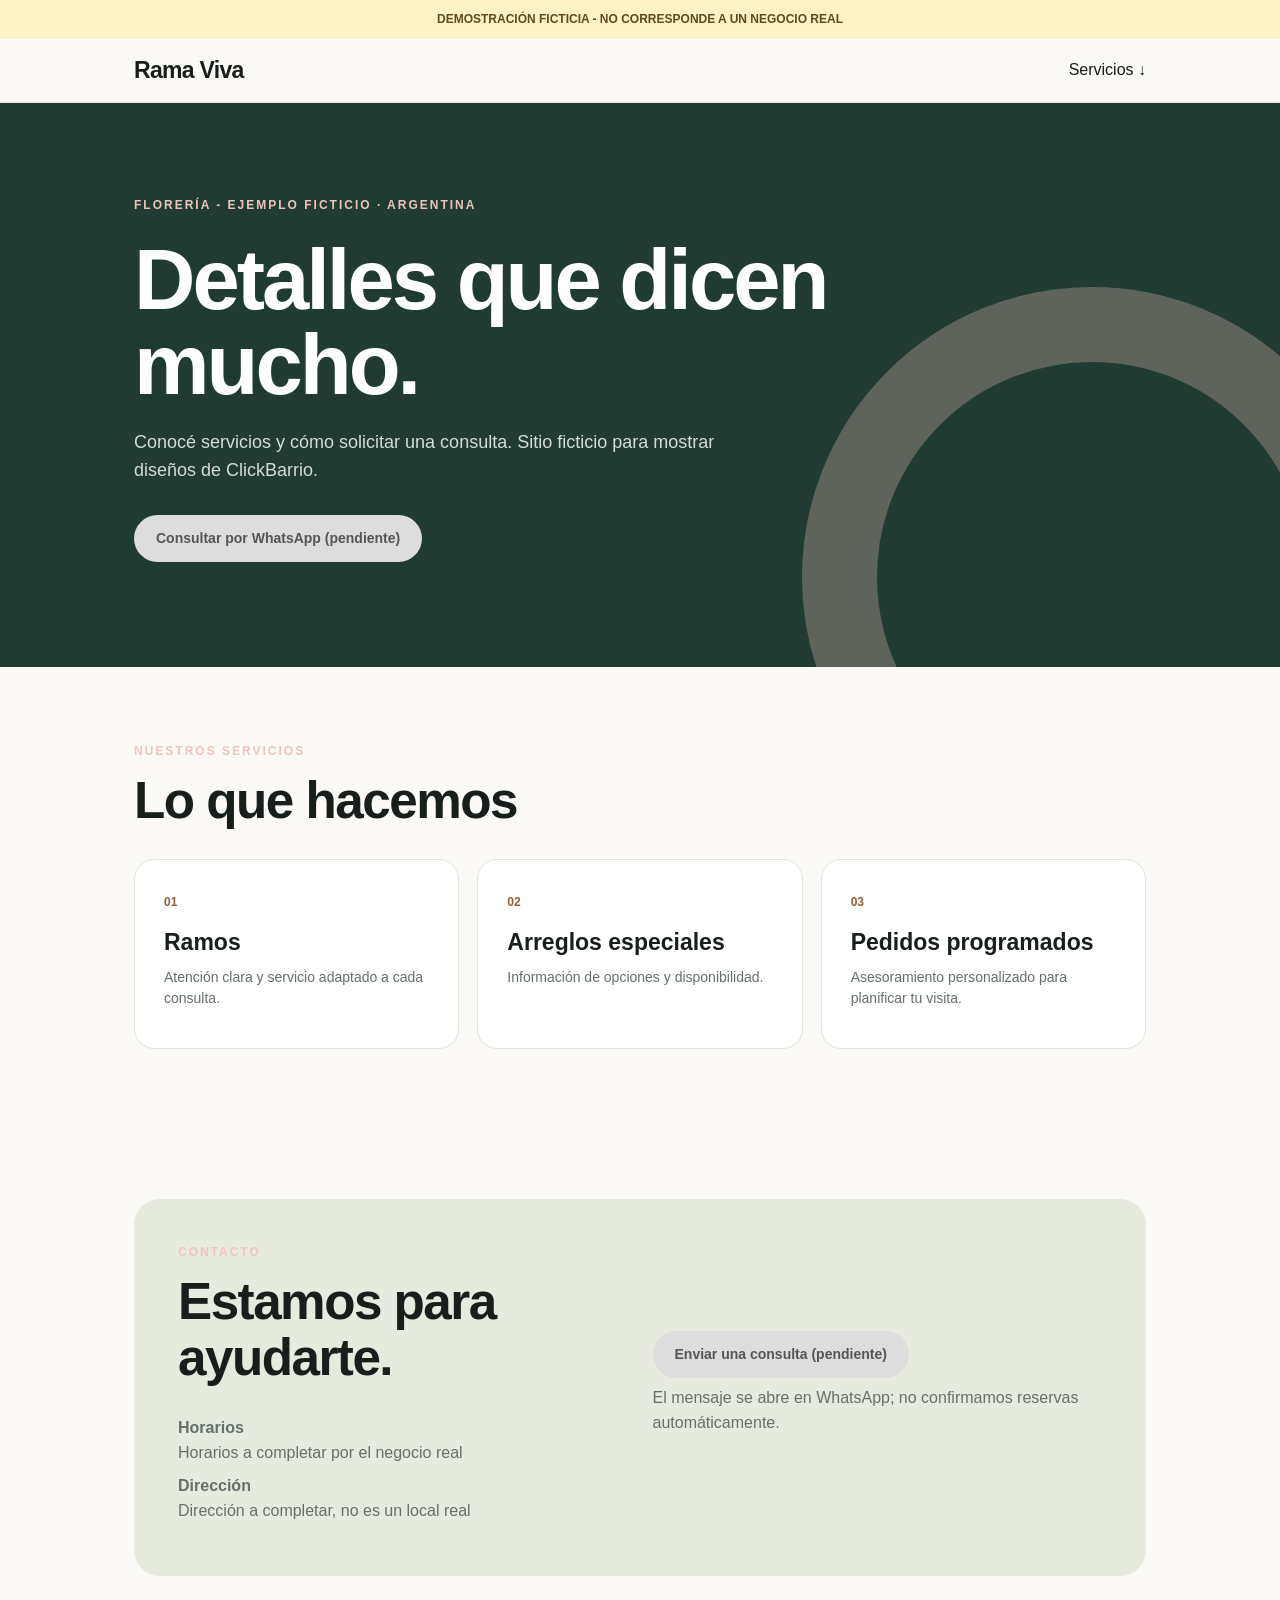
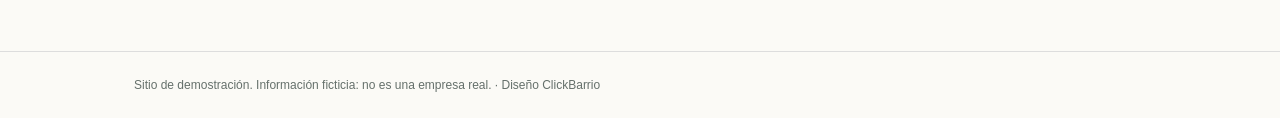
<file: demo_floreria.html>
<!doctype html><html lang="es-AR"><head><meta charset="utf-8">
<meta name="viewport" content="width=device-width,initial-scale=1">
<title>Rama Viva | Florería - ejemplo ficticio</title>
<meta name="description" content="Demostración ficticia de Florería preparada por ClickBarrio.">
<style>
:root{--accent:#efc4bf;--ink:#171e1b;--paper:#fbfaf6;--muted:#65706b}
*{box-sizing:border-box}html{scroll-behavior:smooth}body{margin:0;background:var(--paper);color:var(--ink);font-family:'Segoe UI',Arial,sans-serif;line-height:1.55}
.container{max-width:1060px;margin:0 auto;padding:0 24px}
.top{padding:14px 0;border-bottom:1px solid #e3e3df}.row{display:flex;justify-content:space-between;gap:16px;align-items:center}.logo{font-weight:900;font-size:23px;letter-spacing:-.7px}
a{color:inherit;text-decoration:none}.muted{color:var(--muted)}.btn{display:inline-block;padding:13px 22px;border-radius:999px;background:var(--accent);color:#161615;font-weight:800;font-size:14px}.disabled{background:#ddd;color:#555;cursor:not-allowed}
.hero{background:#203b31;color:#fff;padding:93px 0 105px;position:relative;overflow:hidden}.hero:after{content:'';position:absolute;right:-8%;bottom:-200px;width:430px;height:430px;border:75px solid var(--accent);opacity:.3;border-radius:50%}
.tag{text-transform:uppercase;letter-spacing:2px;font-weight:800;font-size:12px;color:var(--accent)}
h1{font-size:clamp(48px,7vw,85px);letter-spacing:-3px;line-height:1;max-width:780px;margin:22px 0}
.hero p{color:#d2ded7;font-size:18px;max-width:590px;margin-bottom:30px}.hero .btn{position:relative;z-index:1}
section{padding:75px 0}h2{font-size:clamp(32px,4vw,52px);line-height:1.1;letter-spacing:-1.5px;margin:12px 0 30px}
.grid{display:grid;grid-template-columns:repeat(3,1fr);gap:18px}.card{border:1px solid #e3e4db;background:white;padding:29px;border-radius:20px;min-height:190px}.card h3{font-size:23px;line-height:1.2;margin:15px 0 10px}.card p{margin:0;color:var(--muted);font-size:14px}.number{font-size:12px;color:#906038;font-weight:900}
.contact{background:#e6eadf;border-radius:26px;padding:44px;display:grid;grid-template-columns:1fr 1fr;gap:25px;align-items:center}.contact p{color:var(--muted);margin:8px 0}
footer{padding:24px 0;border-top:1px solid #ddd;font-size:12px;color:var(--muted)}.demo-note{background:#fff1c8;padding:10px;text-align:center;color:#624a1f;font-weight:750;font-size:12px}
@media(max-width:720px){.grid,.contact{grid-template-columns:1fr}.hero{padding:65px 0 75px}.contact{padding:28px}section{padding:55px 0}}
</style></head><body>
<div class="demo-note">DEMOSTRACIÓN FICTICIA - NO CORRESPONDE A UN NEGOCIO REAL</div>
<header class="top"><div class="container row"><span class="logo">Rama Viva</span><a href="#servicios">Servicios ↓</a></div></header>
<main><div class="hero"><div class="container"><div class="tag">Florería - ejemplo ficticio · Argentina</div><h1>Detalles que dicen mucho.</h1><p>Conocé servicios y cómo solicitar una consulta. Sitio ficticio para mostrar diseños de ClickBarrio.</p><span class="btn disabled" title="A configurar">Consultar por WhatsApp (pendiente)</span></div></div>
<section id="servicios"><div class="container"><div class="tag">Nuestros servicios</div><h2>Lo que hacemos</h2><div class="grid"><article class="card"><span class="number">01</span><h3>Ramos</h3><p>Atención clara y servicio adaptado a cada consulta.</p></article><article class="card"><span class="number">02</span><h3>Arreglos especiales</h3><p>Información de opciones y disponibilidad.</p></article><article class="card"><span class="number">03</span><h3>Pedidos programados</h3><p>Asesoramiento personalizado para planificar tu visita.</p></article></div></div></section>
<section><div class="container"><div class="contact"><div><div class="tag">Contacto</div><h2>Estamos para ayudarte.</h2><p><b>Horarios</b><br>Horarios a completar por el negocio real</p><p><b>Dirección</b><br>Dirección a completar, no es un local real</p></div><div><span class="btn disabled" title="A configurar">Enviar una consulta (pendiente)</span><p>El mensaje se abre en WhatsApp; no confirmamos reservas automáticamente.</p></div></div></div></section></main>
<footer><div class="container">Sitio de demostración. Información ficticia: no es una empresa real. · Diseño ClickBarrio</div></footer></body></html>
</file>
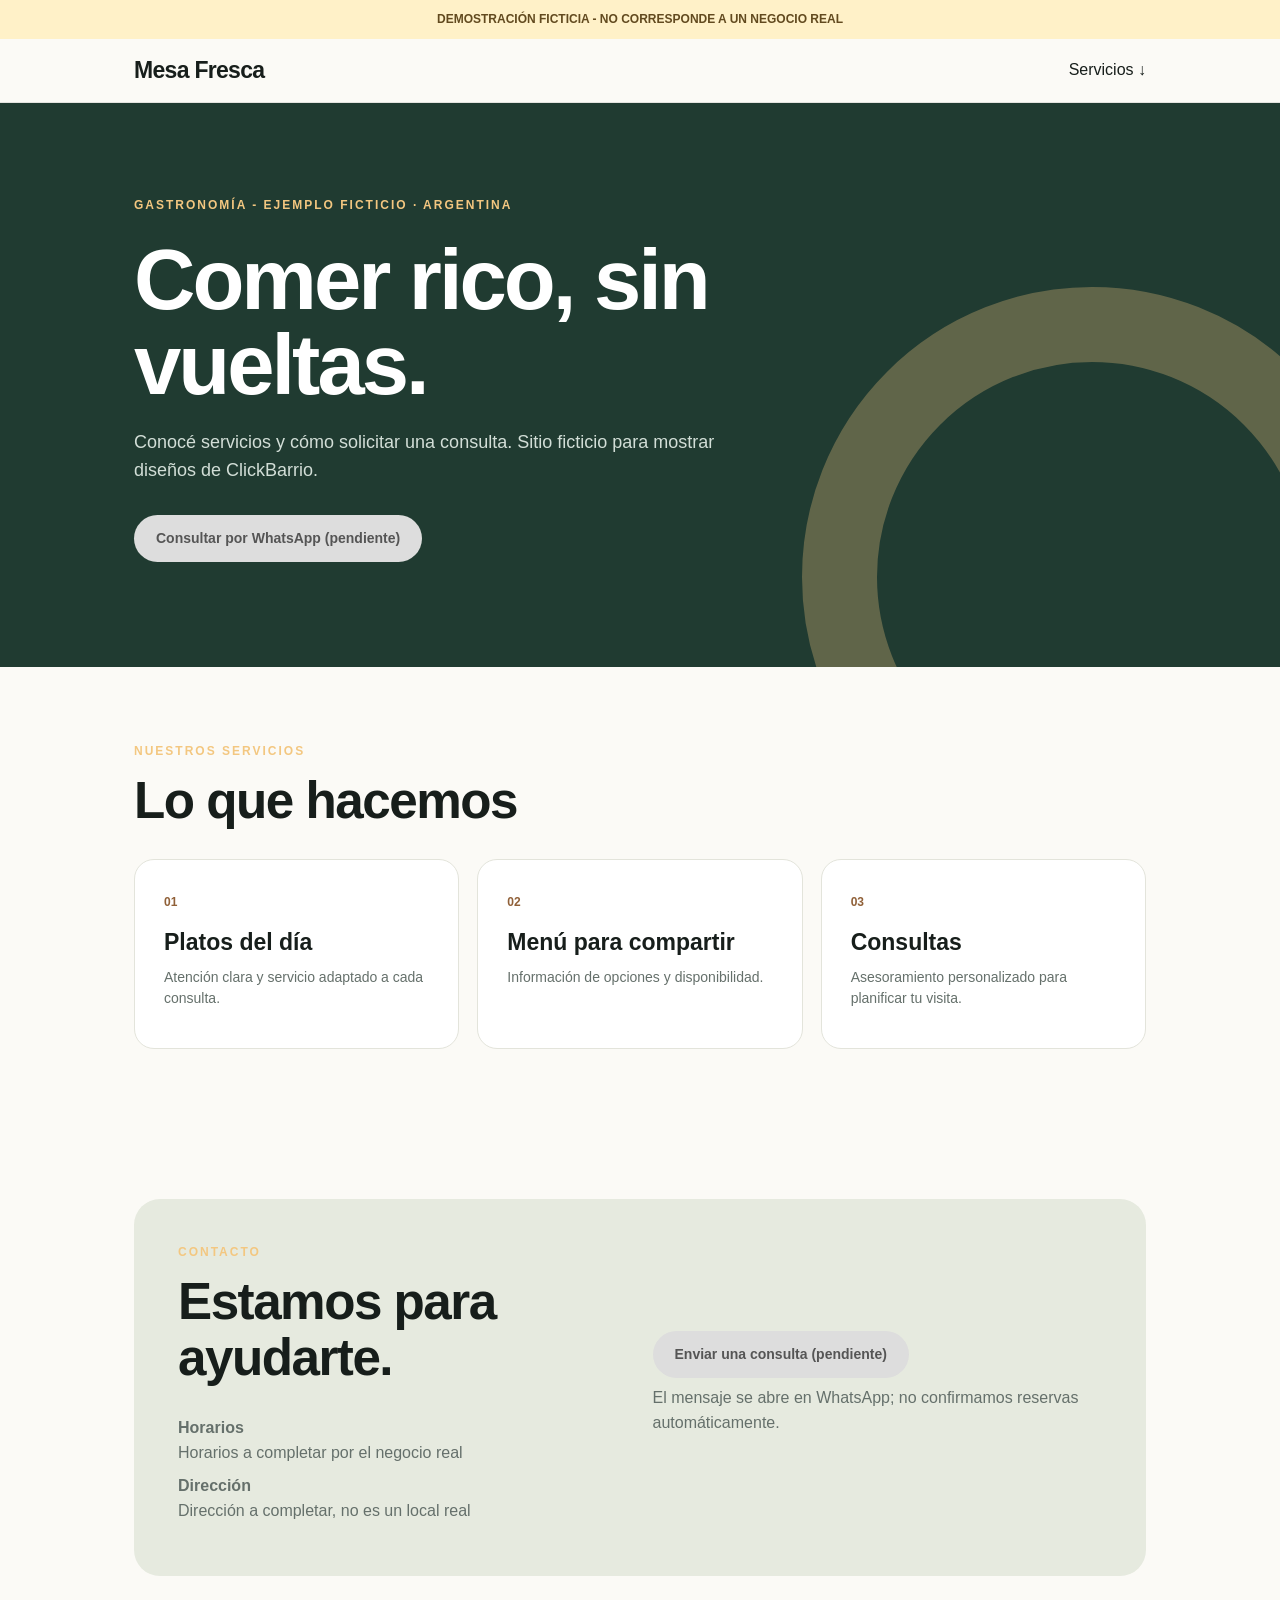
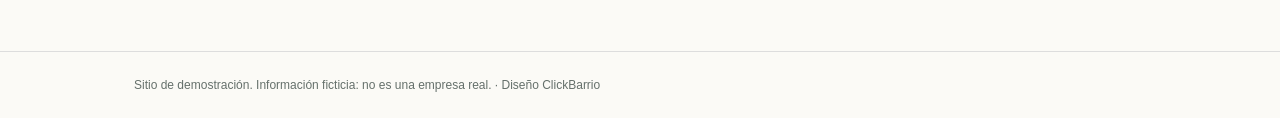
<file: demo_gastronomia.html>
<!doctype html><html lang="es-AR"><head><meta charset="utf-8">
<meta name="viewport" content="width=device-width,initial-scale=1">
<title>Mesa Fresca | Gastronomía - ejemplo ficticio</title>
<meta name="description" content="Demostración ficticia de Gastronomía preparada por ClickBarrio.">
<style>
:root{--accent:#f3c780;--ink:#171e1b;--paper:#fbfaf6;--muted:#65706b}
*{box-sizing:border-box}html{scroll-behavior:smooth}body{margin:0;background:var(--paper);color:var(--ink);font-family:'Segoe UI',Arial,sans-serif;line-height:1.55}
.container{max-width:1060px;margin:0 auto;padding:0 24px}
.top{padding:14px 0;border-bottom:1px solid #e3e3df}.row{display:flex;justify-content:space-between;gap:16px;align-items:center}.logo{font-weight:900;font-size:23px;letter-spacing:-.7px}
a{color:inherit;text-decoration:none}.muted{color:var(--muted)}.btn{display:inline-block;padding:13px 22px;border-radius:999px;background:var(--accent);color:#161615;font-weight:800;font-size:14px}.disabled{background:#ddd;color:#555;cursor:not-allowed}
.hero{background:#203b31;color:#fff;padding:93px 0 105px;position:relative;overflow:hidden}.hero:after{content:'';position:absolute;right:-8%;bottom:-200px;width:430px;height:430px;border:75px solid var(--accent);opacity:.3;border-radius:50%}
.tag{text-transform:uppercase;letter-spacing:2px;font-weight:800;font-size:12px;color:var(--accent)}
h1{font-size:clamp(48px,7vw,85px);letter-spacing:-3px;line-height:1;max-width:780px;margin:22px 0}
.hero p{color:#d2ded7;font-size:18px;max-width:590px;margin-bottom:30px}.hero .btn{position:relative;z-index:1}
section{padding:75px 0}h2{font-size:clamp(32px,4vw,52px);line-height:1.1;letter-spacing:-1.5px;margin:12px 0 30px}
.grid{display:grid;grid-template-columns:repeat(3,1fr);gap:18px}.card{border:1px solid #e3e4db;background:white;padding:29px;border-radius:20px;min-height:190px}.card h3{font-size:23px;line-height:1.2;margin:15px 0 10px}.card p{margin:0;color:var(--muted);font-size:14px}.number{font-size:12px;color:#906038;font-weight:900}
.contact{background:#e6eadf;border-radius:26px;padding:44px;display:grid;grid-template-columns:1fr 1fr;gap:25px;align-items:center}.contact p{color:var(--muted);margin:8px 0}
footer{padding:24px 0;border-top:1px solid #ddd;font-size:12px;color:var(--muted)}.demo-note{background:#fff1c8;padding:10px;text-align:center;color:#624a1f;font-weight:750;font-size:12px}
@media(max-width:720px){.grid,.contact{grid-template-columns:1fr}.hero{padding:65px 0 75px}.contact{padding:28px}section{padding:55px 0}}
</style></head><body>
<div class="demo-note">DEMOSTRACIÓN FICTICIA - NO CORRESPONDE A UN NEGOCIO REAL</div>
<header class="top"><div class="container row"><span class="logo">Mesa Fresca</span><a href="#servicios">Servicios ↓</a></div></header>
<main><div class="hero"><div class="container"><div class="tag">Gastronomía - ejemplo ficticio · Argentina</div><h1>Comer rico, sin vueltas.</h1><p>Conocé servicios y cómo solicitar una consulta. Sitio ficticio para mostrar diseños de ClickBarrio.</p><span class="btn disabled" title="A configurar">Consultar por WhatsApp (pendiente)</span></div></div>
<section id="servicios"><div class="container"><div class="tag">Nuestros servicios</div><h2>Lo que hacemos</h2><div class="grid"><article class="card"><span class="number">01</span><h3>Platos del día</h3><p>Atención clara y servicio adaptado a cada consulta.</p></article><article class="card"><span class="number">02</span><h3>Menú para compartir</h3><p>Información de opciones y disponibilidad.</p></article><article class="card"><span class="number">03</span><h3>Consultas</h3><p>Asesoramiento personalizado para planificar tu visita.</p></article></div></div></section>
<section><div class="container"><div class="contact"><div><div class="tag">Contacto</div><h2>Estamos para ayudarte.</h2><p><b>Horarios</b><br>Horarios a completar por el negocio real</p><p><b>Dirección</b><br>Dirección a completar, no es un local real</p></div><div><span class="btn disabled" title="A configurar">Enviar una consulta (pendiente)</span><p>El mensaje se abre en WhatsApp; no confirmamos reservas automáticamente.</p></div></div></div></section></main>
<footer><div class="container">Sitio de demostración. Información ficticia: no es una empresa real. · Diseño ClickBarrio</div></footer></body></html>
</file>
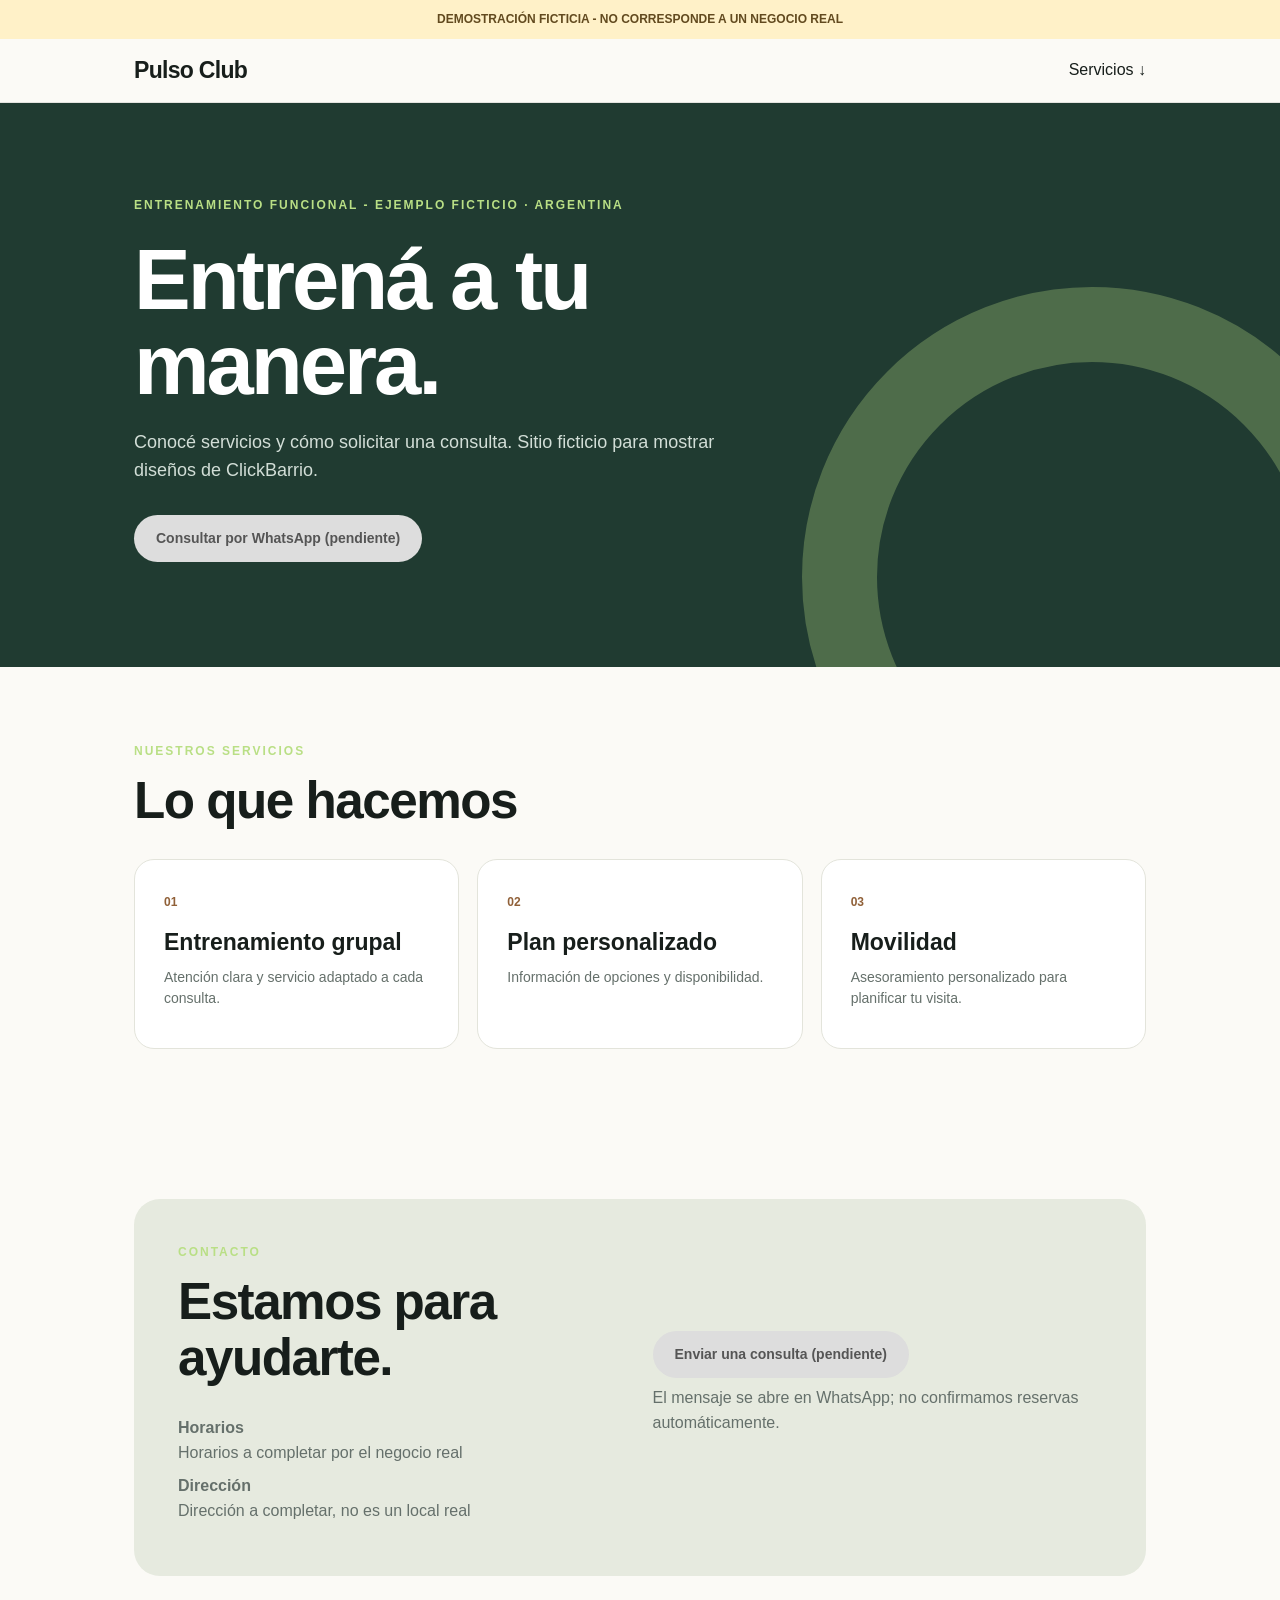
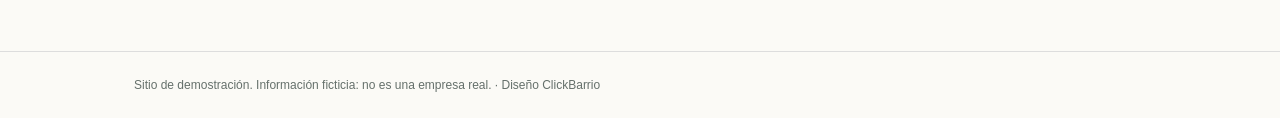
<file: demo_gimnasio.html>
<!doctype html><html lang="es-AR"><head><meta charset="utf-8">
<meta name="viewport" content="width=device-width,initial-scale=1">
<title>Pulso Club | Entrenamiento funcional - ejemplo ficticio</title>
<meta name="description" content="Demostración ficticia de Entrenamiento funcional preparada por ClickBarrio.">
<style>
:root{--accent:#b9df85;--ink:#171e1b;--paper:#fbfaf6;--muted:#65706b}
*{box-sizing:border-box}html{scroll-behavior:smooth}body{margin:0;background:var(--paper);color:var(--ink);font-family:'Segoe UI',Arial,sans-serif;line-height:1.55}
.container{max-width:1060px;margin:0 auto;padding:0 24px}
.top{padding:14px 0;border-bottom:1px solid #e3e3df}.row{display:flex;justify-content:space-between;gap:16px;align-items:center}.logo{font-weight:900;font-size:23px;letter-spacing:-.7px}
a{color:inherit;text-decoration:none}.muted{color:var(--muted)}.btn{display:inline-block;padding:13px 22px;border-radius:999px;background:var(--accent);color:#161615;font-weight:800;font-size:14px}.disabled{background:#ddd;color:#555;cursor:not-allowed}
.hero{background:#203b31;color:#fff;padding:93px 0 105px;position:relative;overflow:hidden}.hero:after{content:'';position:absolute;right:-8%;bottom:-200px;width:430px;height:430px;border:75px solid var(--accent);opacity:.3;border-radius:50%}
.tag{text-transform:uppercase;letter-spacing:2px;font-weight:800;font-size:12px;color:var(--accent)}
h1{font-size:clamp(48px,7vw,85px);letter-spacing:-3px;line-height:1;max-width:780px;margin:22px 0}
.hero p{color:#d2ded7;font-size:18px;max-width:590px;margin-bottom:30px}.hero .btn{position:relative;z-index:1}
section{padding:75px 0}h2{font-size:clamp(32px,4vw,52px);line-height:1.1;letter-spacing:-1.5px;margin:12px 0 30px}
.grid{display:grid;grid-template-columns:repeat(3,1fr);gap:18px}.card{border:1px solid #e3e4db;background:white;padding:29px;border-radius:20px;min-height:190px}.card h3{font-size:23px;line-height:1.2;margin:15px 0 10px}.card p{margin:0;color:var(--muted);font-size:14px}.number{font-size:12px;color:#906038;font-weight:900}
.contact{background:#e6eadf;border-radius:26px;padding:44px;display:grid;grid-template-columns:1fr 1fr;gap:25px;align-items:center}.contact p{color:var(--muted);margin:8px 0}
footer{padding:24px 0;border-top:1px solid #ddd;font-size:12px;color:var(--muted)}.demo-note{background:#fff1c8;padding:10px;text-align:center;color:#624a1f;font-weight:750;font-size:12px}
@media(max-width:720px){.grid,.contact{grid-template-columns:1fr}.hero{padding:65px 0 75px}.contact{padding:28px}section{padding:55px 0}}
</style></head><body>
<div class="demo-note">DEMOSTRACIÓN FICTICIA - NO CORRESPONDE A UN NEGOCIO REAL</div>
<header class="top"><div class="container row"><span class="logo">Pulso Club</span><a href="#servicios">Servicios ↓</a></div></header>
<main><div class="hero"><div class="container"><div class="tag">Entrenamiento funcional - ejemplo ficticio · Argentina</div><h1>Entrená a tu manera.</h1><p>Conocé servicios y cómo solicitar una consulta. Sitio ficticio para mostrar diseños de ClickBarrio.</p><span class="btn disabled" title="A configurar">Consultar por WhatsApp (pendiente)</span></div></div>
<section id="servicios"><div class="container"><div class="tag">Nuestros servicios</div><h2>Lo que hacemos</h2><div class="grid"><article class="card"><span class="number">01</span><h3>Entrenamiento grupal</h3><p>Atención clara y servicio adaptado a cada consulta.</p></article><article class="card"><span class="number">02</span><h3>Plan personalizado</h3><p>Información de opciones y disponibilidad.</p></article><article class="card"><span class="number">03</span><h3>Movilidad</h3><p>Asesoramiento personalizado para planificar tu visita.</p></article></div></div></section>
<section><div class="container"><div class="contact"><div><div class="tag">Contacto</div><h2>Estamos para ayudarte.</h2><p><b>Horarios</b><br>Horarios a completar por el negocio real</p><p><b>Dirección</b><br>Dirección a completar, no es un local real</p></div><div><span class="btn disabled" title="A configurar">Enviar una consulta (pendiente)</span><p>El mensaje se abre en WhatsApp; no confirmamos reservas automáticamente.</p></div></div></div></section></main>
<footer><div class="container">Sitio de demostración. Información ficticia: no es una empresa real. · Diseño ClickBarrio</div></footer></body></html>
</file>
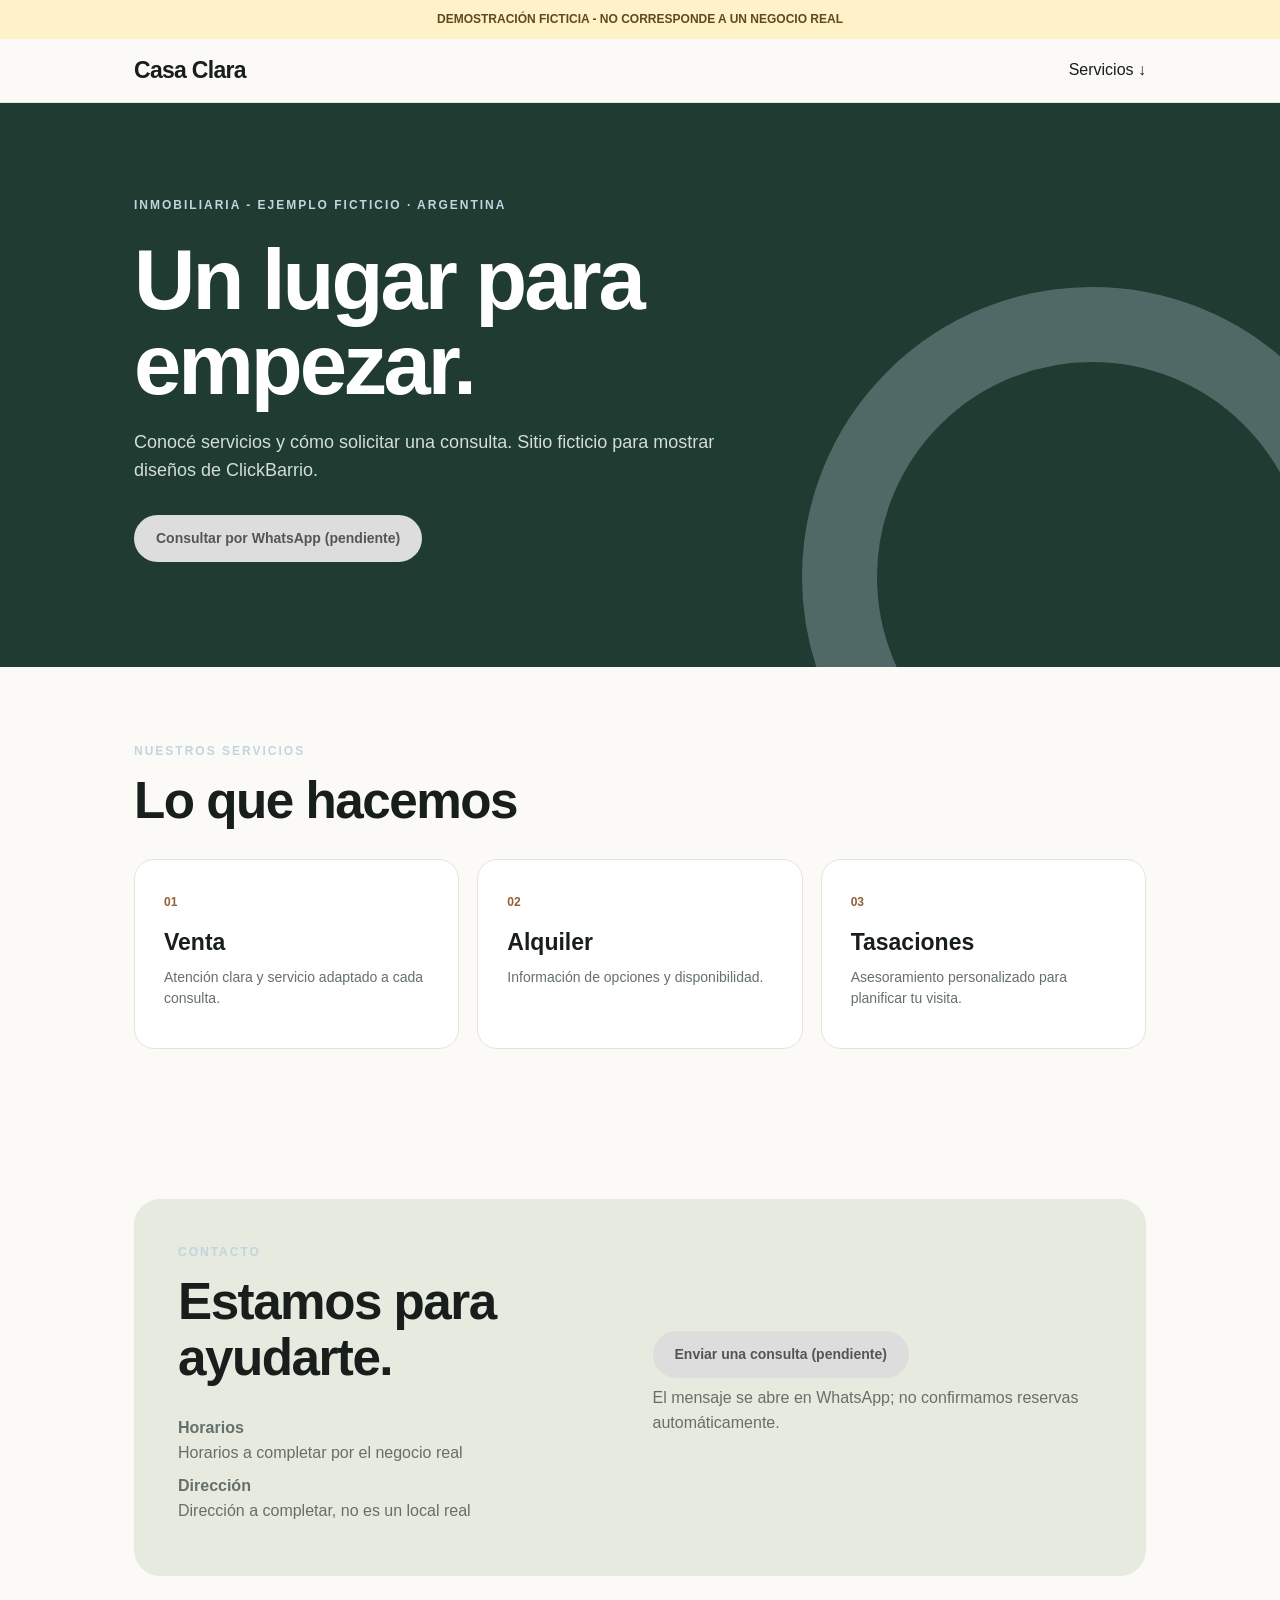
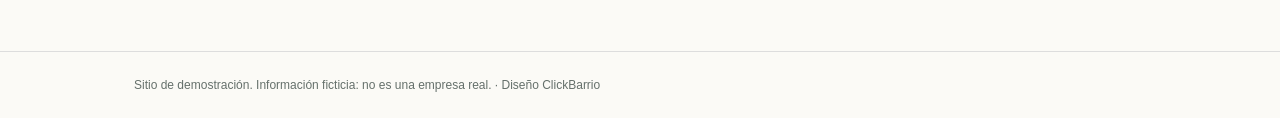
<file: demo_inmobiliaria.html>
<!doctype html><html lang="es-AR"><head><meta charset="utf-8">
<meta name="viewport" content="width=device-width,initial-scale=1">
<title>Casa Clara | Inmobiliaria - ejemplo ficticio</title>
<meta name="description" content="Demostración ficticia de Inmobiliaria preparada por ClickBarrio.">
<style>
:root{--accent:#c1d5e0;--ink:#171e1b;--paper:#fbfaf6;--muted:#65706b}
*{box-sizing:border-box}html{scroll-behavior:smooth}body{margin:0;background:var(--paper);color:var(--ink);font-family:'Segoe UI',Arial,sans-serif;line-height:1.55}
.container{max-width:1060px;margin:0 auto;padding:0 24px}
.top{padding:14px 0;border-bottom:1px solid #e3e3df}.row{display:flex;justify-content:space-between;gap:16px;align-items:center}.logo{font-weight:900;font-size:23px;letter-spacing:-.7px}
a{color:inherit;text-decoration:none}.muted{color:var(--muted)}.btn{display:inline-block;padding:13px 22px;border-radius:999px;background:var(--accent);color:#161615;font-weight:800;font-size:14px}.disabled{background:#ddd;color:#555;cursor:not-allowed}
.hero{background:#203b31;color:#fff;padding:93px 0 105px;position:relative;overflow:hidden}.hero:after{content:'';position:absolute;right:-8%;bottom:-200px;width:430px;height:430px;border:75px solid var(--accent);opacity:.3;border-radius:50%}
.tag{text-transform:uppercase;letter-spacing:2px;font-weight:800;font-size:12px;color:var(--accent)}
h1{font-size:clamp(48px,7vw,85px);letter-spacing:-3px;line-height:1;max-width:780px;margin:22px 0}
.hero p{color:#d2ded7;font-size:18px;max-width:590px;margin-bottom:30px}.hero .btn{position:relative;z-index:1}
section{padding:75px 0}h2{font-size:clamp(32px,4vw,52px);line-height:1.1;letter-spacing:-1.5px;margin:12px 0 30px}
.grid{display:grid;grid-template-columns:repeat(3,1fr);gap:18px}.card{border:1px solid #e3e4db;background:white;padding:29px;border-radius:20px;min-height:190px}.card h3{font-size:23px;line-height:1.2;margin:15px 0 10px}.card p{margin:0;color:var(--muted);font-size:14px}.number{font-size:12px;color:#906038;font-weight:900}
.contact{background:#e6eadf;border-radius:26px;padding:44px;display:grid;grid-template-columns:1fr 1fr;gap:25px;align-items:center}.contact p{color:var(--muted);margin:8px 0}
footer{padding:24px 0;border-top:1px solid #ddd;font-size:12px;color:var(--muted)}.demo-note{background:#fff1c8;padding:10px;text-align:center;color:#624a1f;font-weight:750;font-size:12px}
@media(max-width:720px){.grid,.contact{grid-template-columns:1fr}.hero{padding:65px 0 75px}.contact{padding:28px}section{padding:55px 0}}
</style></head><body>
<div class="demo-note">DEMOSTRACIÓN FICTICIA - NO CORRESPONDE A UN NEGOCIO REAL</div>
<header class="top"><div class="container row"><span class="logo">Casa Clara</span><a href="#servicios">Servicios ↓</a></div></header>
<main><div class="hero"><div class="container"><div class="tag">Inmobiliaria - ejemplo ficticio · Argentina</div><h1>Un lugar para empezar.</h1><p>Conocé servicios y cómo solicitar una consulta. Sitio ficticio para mostrar diseños de ClickBarrio.</p><span class="btn disabled" title="A configurar">Consultar por WhatsApp (pendiente)</span></div></div>
<section id="servicios"><div class="container"><div class="tag">Nuestros servicios</div><h2>Lo que hacemos</h2><div class="grid"><article class="card"><span class="number">01</span><h3>Venta</h3><p>Atención clara y servicio adaptado a cada consulta.</p></article><article class="card"><span class="number">02</span><h3>Alquiler</h3><p>Información de opciones y disponibilidad.</p></article><article class="card"><span class="number">03</span><h3>Tasaciones</h3><p>Asesoramiento personalizado para planificar tu visita.</p></article></div></div></section>
<section><div class="container"><div class="contact"><div><div class="tag">Contacto</div><h2>Estamos para ayudarte.</h2><p><b>Horarios</b><br>Horarios a completar por el negocio real</p><p><b>Dirección</b><br>Dirección a completar, no es un local real</p></div><div><span class="btn disabled" title="A configurar">Enviar una consulta (pendiente)</span><p>El mensaje se abre en WhatsApp; no confirmamos reservas automáticamente.</p></div></div></div></section></main>
<footer><div class="container">Sitio de demostración. Información ficticia: no es una empresa real. · Diseño ClickBarrio</div></footer></body></html>
</file>
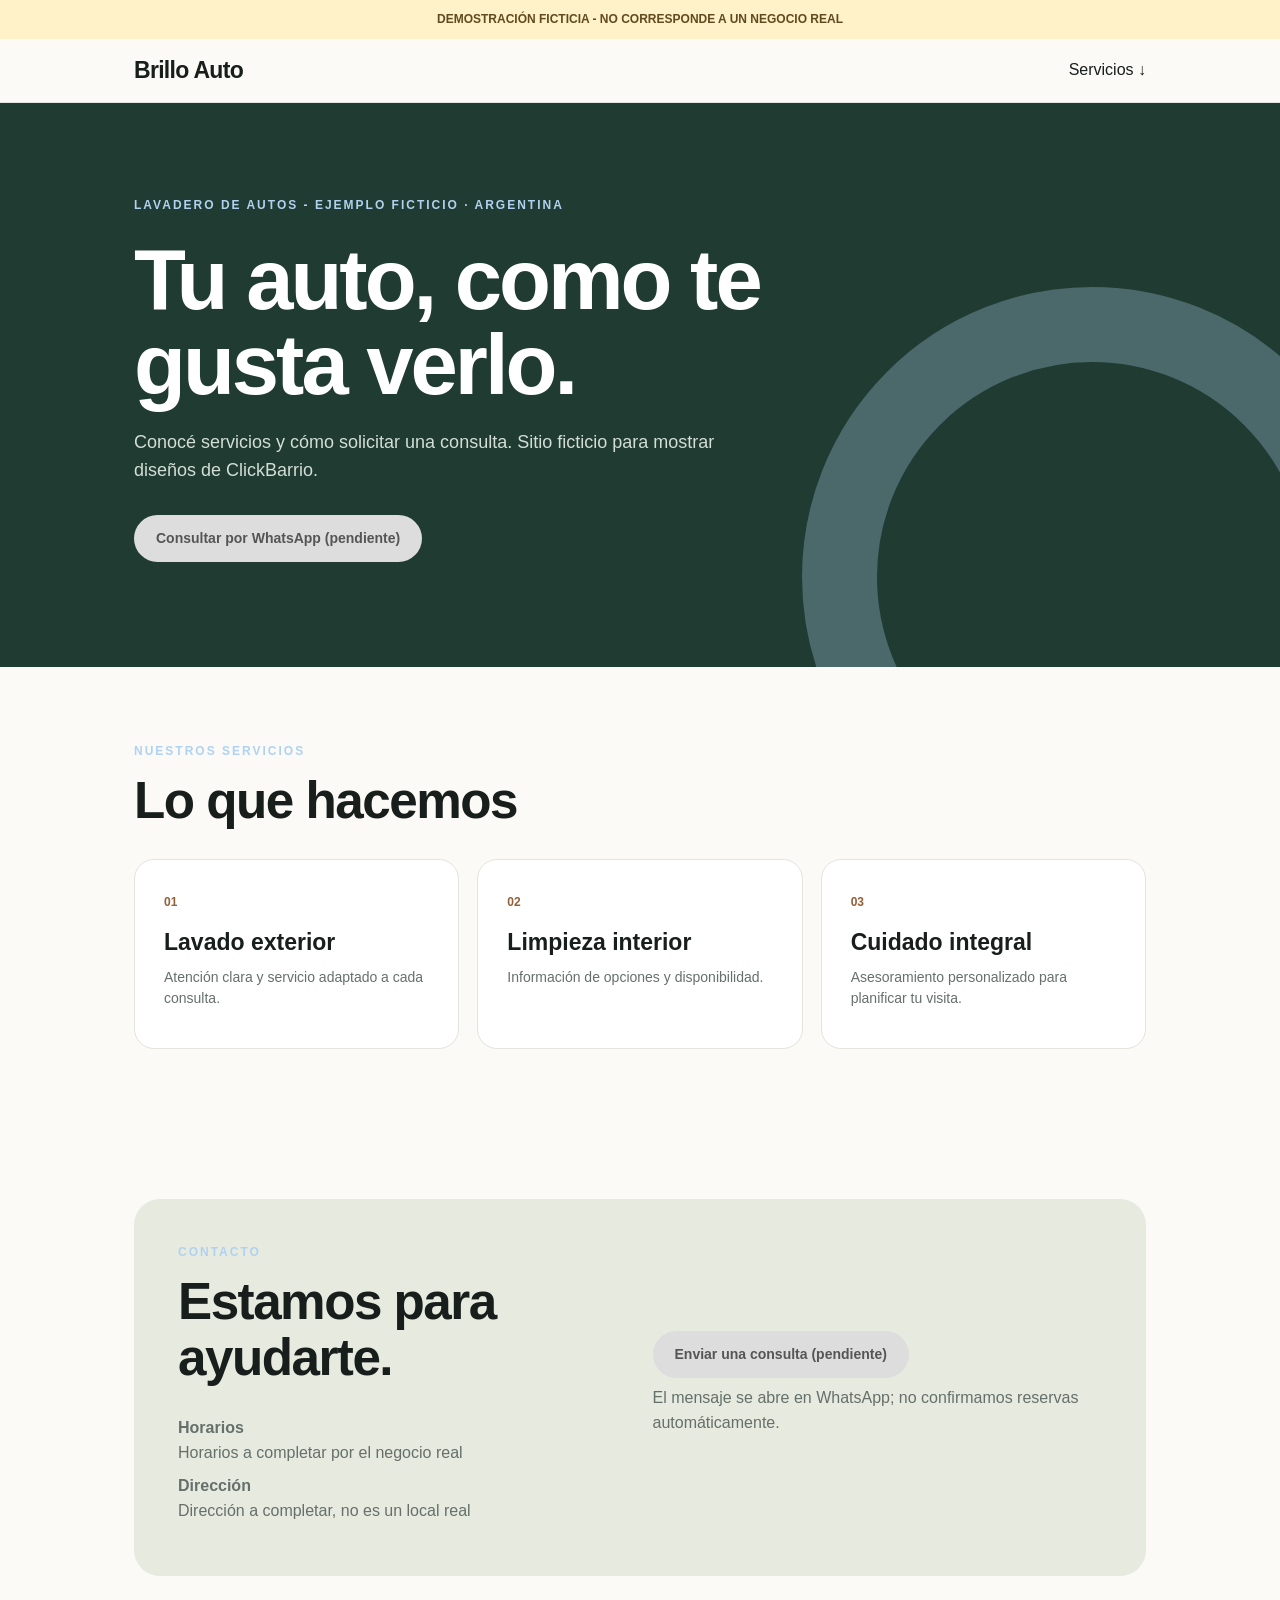
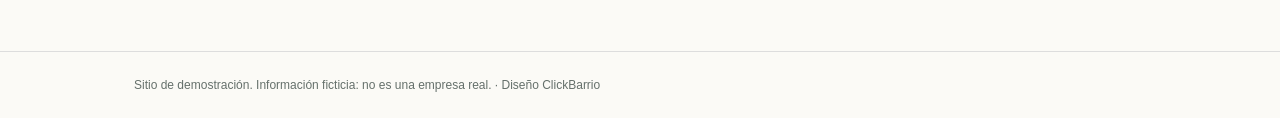
<file: demo_lavadero.html>
<!doctype html><html lang="es-AR"><head><meta charset="utf-8">
<meta name="viewport" content="width=device-width,initial-scale=1">
<title>Brillo Auto | Lavadero de autos - ejemplo ficticio</title>
<meta name="description" content="Demostración ficticia de Lavadero de autos preparada por ClickBarrio.">
<style>
:root{--accent:#b0d2f1;--ink:#171e1b;--paper:#fbfaf6;--muted:#65706b}
*{box-sizing:border-box}html{scroll-behavior:smooth}body{margin:0;background:var(--paper);color:var(--ink);font-family:'Segoe UI',Arial,sans-serif;line-height:1.55}
.container{max-width:1060px;margin:0 auto;padding:0 24px}
.top{padding:14px 0;border-bottom:1px solid #e3e3df}.row{display:flex;justify-content:space-between;gap:16px;align-items:center}.logo{font-weight:900;font-size:23px;letter-spacing:-.7px}
a{color:inherit;text-decoration:none}.muted{color:var(--muted)}.btn{display:inline-block;padding:13px 22px;border-radius:999px;background:var(--accent);color:#161615;font-weight:800;font-size:14px}.disabled{background:#ddd;color:#555;cursor:not-allowed}
.hero{background:#203b31;color:#fff;padding:93px 0 105px;position:relative;overflow:hidden}.hero:after{content:'';position:absolute;right:-8%;bottom:-200px;width:430px;height:430px;border:75px solid var(--accent);opacity:.3;border-radius:50%}
.tag{text-transform:uppercase;letter-spacing:2px;font-weight:800;font-size:12px;color:var(--accent)}
h1{font-size:clamp(48px,7vw,85px);letter-spacing:-3px;line-height:1;max-width:780px;margin:22px 0}
.hero p{color:#d2ded7;font-size:18px;max-width:590px;margin-bottom:30px}.hero .btn{position:relative;z-index:1}
section{padding:75px 0}h2{font-size:clamp(32px,4vw,52px);line-height:1.1;letter-spacing:-1.5px;margin:12px 0 30px}
.grid{display:grid;grid-template-columns:repeat(3,1fr);gap:18px}.card{border:1px solid #e3e4db;background:white;padding:29px;border-radius:20px;min-height:190px}.card h3{font-size:23px;line-height:1.2;margin:15px 0 10px}.card p{margin:0;color:var(--muted);font-size:14px}.number{font-size:12px;color:#906038;font-weight:900}
.contact{background:#e6eadf;border-radius:26px;padding:44px;display:grid;grid-template-columns:1fr 1fr;gap:25px;align-items:center}.contact p{color:var(--muted);margin:8px 0}
footer{padding:24px 0;border-top:1px solid #ddd;font-size:12px;color:var(--muted)}.demo-note{background:#fff1c8;padding:10px;text-align:center;color:#624a1f;font-weight:750;font-size:12px}
@media(max-width:720px){.grid,.contact{grid-template-columns:1fr}.hero{padding:65px 0 75px}.contact{padding:28px}section{padding:55px 0}}
</style></head><body>
<div class="demo-note">DEMOSTRACIÓN FICTICIA - NO CORRESPONDE A UN NEGOCIO REAL</div>
<header class="top"><div class="container row"><span class="logo">Brillo Auto</span><a href="#servicios">Servicios ↓</a></div></header>
<main><div class="hero"><div class="container"><div class="tag">Lavadero de autos - ejemplo ficticio · Argentina</div><h1>Tu auto, como te gusta verlo.</h1><p>Conocé servicios y cómo solicitar una consulta. Sitio ficticio para mostrar diseños de ClickBarrio.</p><span class="btn disabled" title="A configurar">Consultar por WhatsApp (pendiente)</span></div></div>
<section id="servicios"><div class="container"><div class="tag">Nuestros servicios</div><h2>Lo que hacemos</h2><div class="grid"><article class="card"><span class="number">01</span><h3>Lavado exterior</h3><p>Atención clara y servicio adaptado a cada consulta.</p></article><article class="card"><span class="number">02</span><h3>Limpieza interior</h3><p>Información de opciones y disponibilidad.</p></article><article class="card"><span class="number">03</span><h3>Cuidado integral</h3><p>Asesoramiento personalizado para planificar tu visita.</p></article></div></div></section>
<section><div class="container"><div class="contact"><div><div class="tag">Contacto</div><h2>Estamos para ayudarte.</h2><p><b>Horarios</b><br>Horarios a completar por el negocio real</p><p><b>Dirección</b><br>Dirección a completar, no es un local real</p></div><div><span class="btn disabled" title="A configurar">Enviar una consulta (pendiente)</span><p>El mensaje se abre en WhatsApp; no confirmamos reservas automáticamente.</p></div></div></div></section></main>
<footer><div class="container">Sitio de demostración. Información ficticia: no es una empresa real. · Diseño ClickBarrio</div></footer></body></html>
</file>
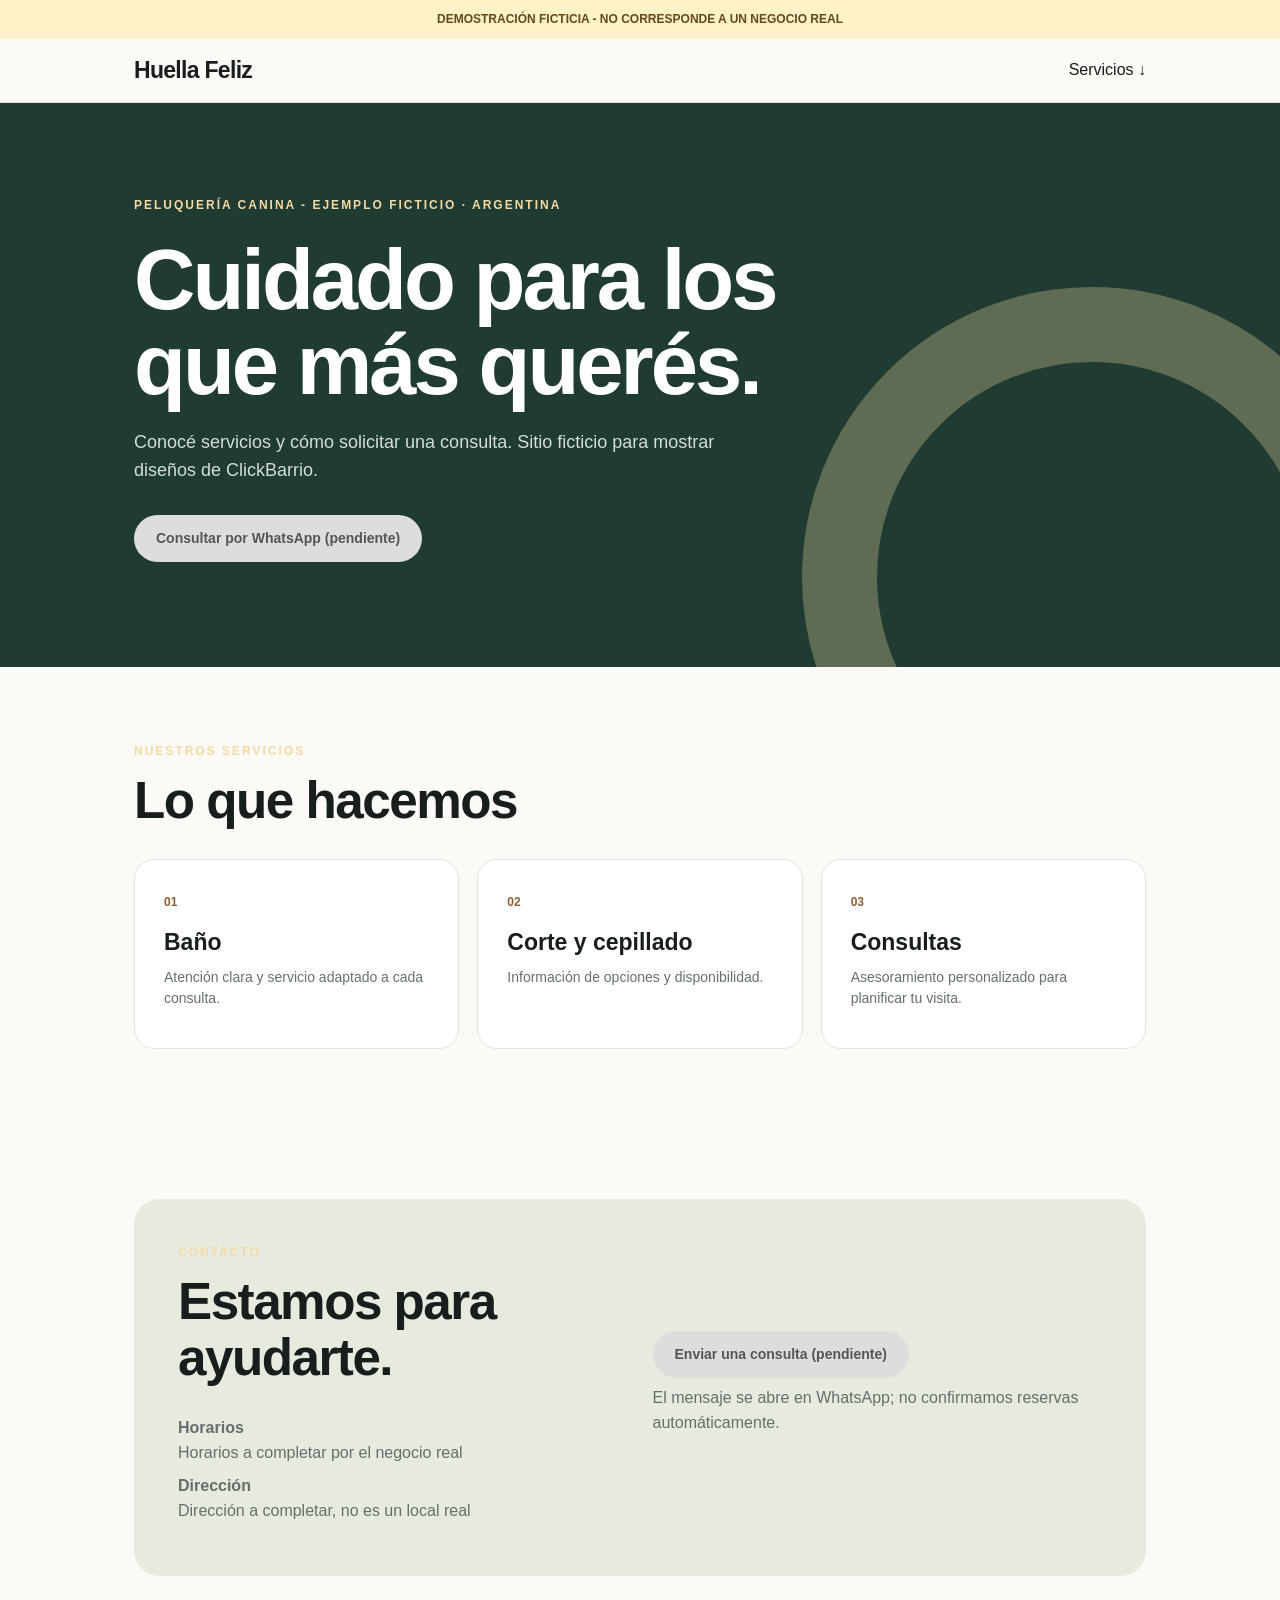
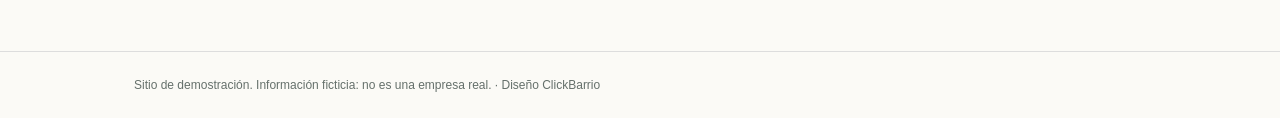
<file: demo_mascotas.html>
<!doctype html><html lang="es-AR"><head><meta charset="utf-8">
<meta name="viewport" content="width=device-width,initial-scale=1">
<title>Huella Feliz | Peluquería canina - ejemplo ficticio</title>
<meta name="description" content="Demostración ficticia de Peluquería canina preparada por ClickBarrio.">
<style>
:root{--accent:#f5d9a3;--ink:#171e1b;--paper:#fbfaf6;--muted:#65706b}
*{box-sizing:border-box}html{scroll-behavior:smooth}body{margin:0;background:var(--paper);color:var(--ink);font-family:'Segoe UI',Arial,sans-serif;line-height:1.55}
.container{max-width:1060px;margin:0 auto;padding:0 24px}
.top{padding:14px 0;border-bottom:1px solid #e3e3df}.row{display:flex;justify-content:space-between;gap:16px;align-items:center}.logo{font-weight:900;font-size:23px;letter-spacing:-.7px}
a{color:inherit;text-decoration:none}.muted{color:var(--muted)}.btn{display:inline-block;padding:13px 22px;border-radius:999px;background:var(--accent);color:#161615;font-weight:800;font-size:14px}.disabled{background:#ddd;color:#555;cursor:not-allowed}
.hero{background:#203b31;color:#fff;padding:93px 0 105px;position:relative;overflow:hidden}.hero:after{content:'';position:absolute;right:-8%;bottom:-200px;width:430px;height:430px;border:75px solid var(--accent);opacity:.3;border-radius:50%}
.tag{text-transform:uppercase;letter-spacing:2px;font-weight:800;font-size:12px;color:var(--accent)}
h1{font-size:clamp(48px,7vw,85px);letter-spacing:-3px;line-height:1;max-width:780px;margin:22px 0}
.hero p{color:#d2ded7;font-size:18px;max-width:590px;margin-bottom:30px}.hero .btn{position:relative;z-index:1}
section{padding:75px 0}h2{font-size:clamp(32px,4vw,52px);line-height:1.1;letter-spacing:-1.5px;margin:12px 0 30px}
.grid{display:grid;grid-template-columns:repeat(3,1fr);gap:18px}.card{border:1px solid #e3e4db;background:white;padding:29px;border-radius:20px;min-height:190px}.card h3{font-size:23px;line-height:1.2;margin:15px 0 10px}.card p{margin:0;color:var(--muted);font-size:14px}.number{font-size:12px;color:#906038;font-weight:900}
.contact{background:#e6eadf;border-radius:26px;padding:44px;display:grid;grid-template-columns:1fr 1fr;gap:25px;align-items:center}.contact p{color:var(--muted);margin:8px 0}
footer{padding:24px 0;border-top:1px solid #ddd;font-size:12px;color:var(--muted)}.demo-note{background:#fff1c8;padding:10px;text-align:center;color:#624a1f;font-weight:750;font-size:12px}
@media(max-width:720px){.grid,.contact{grid-template-columns:1fr}.hero{padding:65px 0 75px}.contact{padding:28px}section{padding:55px 0}}
</style></head><body>
<div class="demo-note">DEMOSTRACIÓN FICTICIA - NO CORRESPONDE A UN NEGOCIO REAL</div>
<header class="top"><div class="container row"><span class="logo">Huella Feliz</span><a href="#servicios">Servicios ↓</a></div></header>
<main><div class="hero"><div class="container"><div class="tag">Peluquería canina - ejemplo ficticio · Argentina</div><h1>Cuidado para los que más querés.</h1><p>Conocé servicios y cómo solicitar una consulta. Sitio ficticio para mostrar diseños de ClickBarrio.</p><span class="btn disabled" title="A configurar">Consultar por WhatsApp (pendiente)</span></div></div>
<section id="servicios"><div class="container"><div class="tag">Nuestros servicios</div><h2>Lo que hacemos</h2><div class="grid"><article class="card"><span class="number">01</span><h3>Baño</h3><p>Atención clara y servicio adaptado a cada consulta.</p></article><article class="card"><span class="number">02</span><h3>Corte y cepillado</h3><p>Información de opciones y disponibilidad.</p></article><article class="card"><span class="number">03</span><h3>Consultas</h3><p>Asesoramiento personalizado para planificar tu visita.</p></article></div></div></section>
<section><div class="container"><div class="contact"><div><div class="tag">Contacto</div><h2>Estamos para ayudarte.</h2><p><b>Horarios</b><br>Horarios a completar por el negocio real</p><p><b>Dirección</b><br>Dirección a completar, no es un local real</p></div><div><span class="btn disabled" title="A configurar">Enviar una consulta (pendiente)</span><p>El mensaje se abre en WhatsApp; no confirmamos reservas automáticamente.</p></div></div></div></section></main>
<footer><div class="container">Sitio de demostración. Información ficticia: no es una empresa real. · Diseño ClickBarrio</div></footer></body></html>
</file>
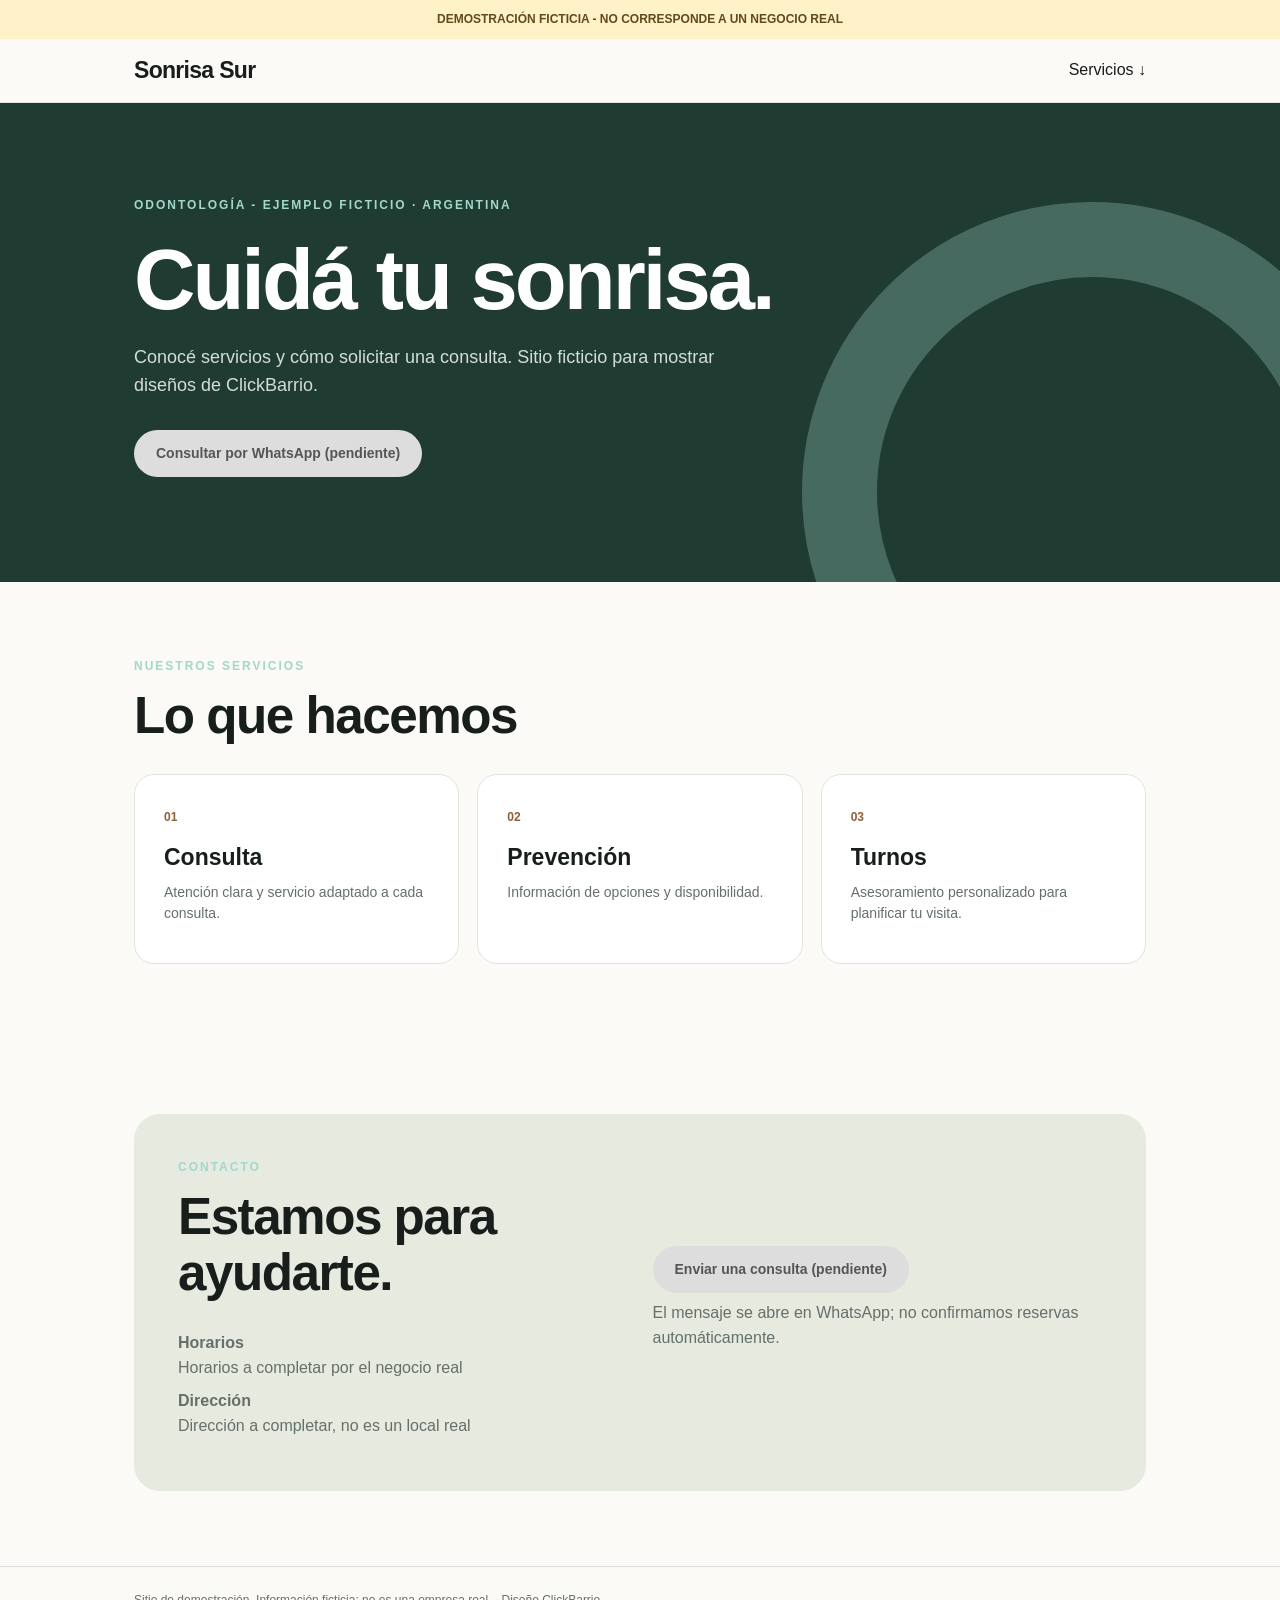
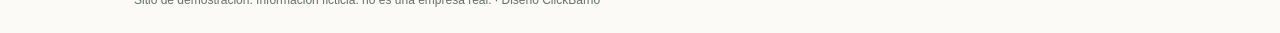
<file: demo_odontologia.html>
<!doctype html><html lang="es-AR"><head><meta charset="utf-8">
<meta name="viewport" content="width=device-width,initial-scale=1">
<title>Sonrisa Sur | Odontología - ejemplo ficticio</title>
<meta name="description" content="Demostración ficticia de Odontología preparada por ClickBarrio.">
<style>
:root{--accent:#a1d8cc;--ink:#171e1b;--paper:#fbfaf6;--muted:#65706b}
*{box-sizing:border-box}html{scroll-behavior:smooth}body{margin:0;background:var(--paper);color:var(--ink);font-family:'Segoe UI',Arial,sans-serif;line-height:1.55}
.container{max-width:1060px;margin:0 auto;padding:0 24px}
.top{padding:14px 0;border-bottom:1px solid #e3e3df}.row{display:flex;justify-content:space-between;gap:16px;align-items:center}.logo{font-weight:900;font-size:23px;letter-spacing:-.7px}
a{color:inherit;text-decoration:none}.muted{color:var(--muted)}.btn{display:inline-block;padding:13px 22px;border-radius:999px;background:var(--accent);color:#161615;font-weight:800;font-size:14px}.disabled{background:#ddd;color:#555;cursor:not-allowed}
.hero{background:#203b31;color:#fff;padding:93px 0 105px;position:relative;overflow:hidden}.hero:after{content:'';position:absolute;right:-8%;bottom:-200px;width:430px;height:430px;border:75px solid var(--accent);opacity:.3;border-radius:50%}
.tag{text-transform:uppercase;letter-spacing:2px;font-weight:800;font-size:12px;color:var(--accent)}
h1{font-size:clamp(48px,7vw,85px);letter-spacing:-3px;line-height:1;max-width:780px;margin:22px 0}
.hero p{color:#d2ded7;font-size:18px;max-width:590px;margin-bottom:30px}.hero .btn{position:relative;z-index:1}
section{padding:75px 0}h2{font-size:clamp(32px,4vw,52px);line-height:1.1;letter-spacing:-1.5px;margin:12px 0 30px}
.grid{display:grid;grid-template-columns:repeat(3,1fr);gap:18px}.card{border:1px solid #e3e4db;background:white;padding:29px;border-radius:20px;min-height:190px}.card h3{font-size:23px;line-height:1.2;margin:15px 0 10px}.card p{margin:0;color:var(--muted);font-size:14px}.number{font-size:12px;color:#906038;font-weight:900}
.contact{background:#e6eadf;border-radius:26px;padding:44px;display:grid;grid-template-columns:1fr 1fr;gap:25px;align-items:center}.contact p{color:var(--muted);margin:8px 0}
footer{padding:24px 0;border-top:1px solid #ddd;font-size:12px;color:var(--muted)}.demo-note{background:#fff1c8;padding:10px;text-align:center;color:#624a1f;font-weight:750;font-size:12px}
@media(max-width:720px){.grid,.contact{grid-template-columns:1fr}.hero{padding:65px 0 75px}.contact{padding:28px}section{padding:55px 0}}
</style></head><body>
<div class="demo-note">DEMOSTRACIÓN FICTICIA - NO CORRESPONDE A UN NEGOCIO REAL</div>
<header class="top"><div class="container row"><span class="logo">Sonrisa Sur</span><a href="#servicios">Servicios ↓</a></div></header>
<main><div class="hero"><div class="container"><div class="tag">Odontología - ejemplo ficticio · Argentina</div><h1>Cuidá tu sonrisa.</h1><p>Conocé servicios y cómo solicitar una consulta. Sitio ficticio para mostrar diseños de ClickBarrio.</p><span class="btn disabled" title="A configurar">Consultar por WhatsApp (pendiente)</span></div></div>
<section id="servicios"><div class="container"><div class="tag">Nuestros servicios</div><h2>Lo que hacemos</h2><div class="grid"><article class="card"><span class="number">01</span><h3>Consulta</h3><p>Atención clara y servicio adaptado a cada consulta.</p></article><article class="card"><span class="number">02</span><h3>Prevención</h3><p>Información de opciones y disponibilidad.</p></article><article class="card"><span class="number">03</span><h3>Turnos</h3><p>Asesoramiento personalizado para planificar tu visita.</p></article></div></div></section>
<section><div class="container"><div class="contact"><div><div class="tag">Contacto</div><h2>Estamos para ayudarte.</h2><p><b>Horarios</b><br>Horarios a completar por el negocio real</p><p><b>Dirección</b><br>Dirección a completar, no es un local real</p></div><div><span class="btn disabled" title="A configurar">Enviar una consulta (pendiente)</span><p>El mensaje se abre en WhatsApp; no confirmamos reservas automáticamente.</p></div></div></div></section></main>
<footer><div class="container">Sitio de demostración. Información ficticia: no es una empresa real. · Diseño ClickBarrio</div></footer></body></html>
</file>
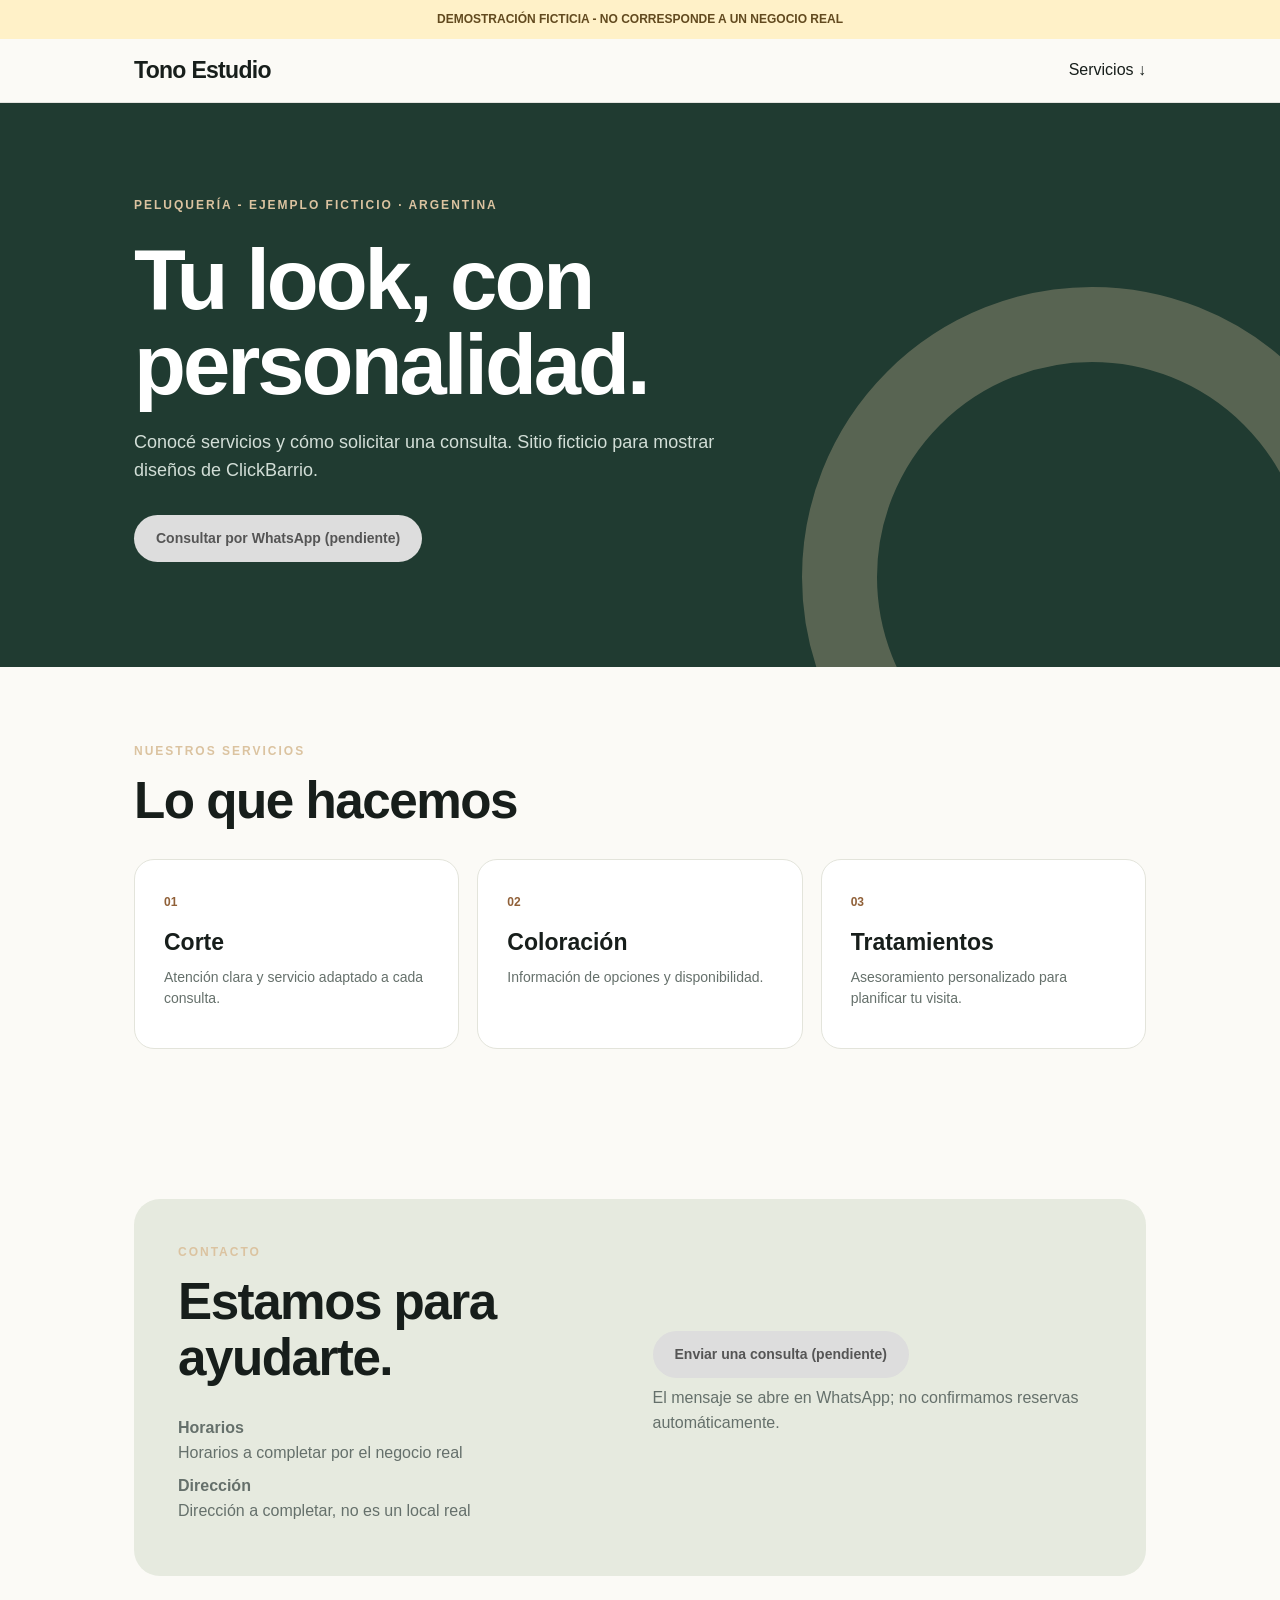
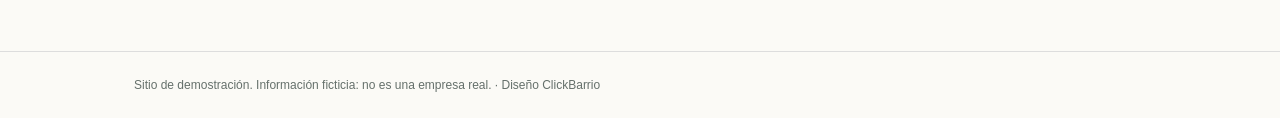
<file: demo_peluqueria.html>
<!doctype html><html lang="es-AR"><head><meta charset="utf-8">
<meta name="viewport" content="width=device-width,initial-scale=1">
<title>Tono Estudio | Peluquería - ejemplo ficticio</title>
<meta name="description" content="Demostración ficticia de Peluquería preparada por ClickBarrio.">
<style>
:root{--accent:#dbc3a0;--ink:#171e1b;--paper:#fbfaf6;--muted:#65706b}
*{box-sizing:border-box}html{scroll-behavior:smooth}body{margin:0;background:var(--paper);color:var(--ink);font-family:'Segoe UI',Arial,sans-serif;line-height:1.55}
.container{max-width:1060px;margin:0 auto;padding:0 24px}
.top{padding:14px 0;border-bottom:1px solid #e3e3df}.row{display:flex;justify-content:space-between;gap:16px;align-items:center}.logo{font-weight:900;font-size:23px;letter-spacing:-.7px}
a{color:inherit;text-decoration:none}.muted{color:var(--muted)}.btn{display:inline-block;padding:13px 22px;border-radius:999px;background:var(--accent);color:#161615;font-weight:800;font-size:14px}.disabled{background:#ddd;color:#555;cursor:not-allowed}
.hero{background:#203b31;color:#fff;padding:93px 0 105px;position:relative;overflow:hidden}.hero:after{content:'';position:absolute;right:-8%;bottom:-200px;width:430px;height:430px;border:75px solid var(--accent);opacity:.3;border-radius:50%}
.tag{text-transform:uppercase;letter-spacing:2px;font-weight:800;font-size:12px;color:var(--accent)}
h1{font-size:clamp(48px,7vw,85px);letter-spacing:-3px;line-height:1;max-width:780px;margin:22px 0}
.hero p{color:#d2ded7;font-size:18px;max-width:590px;margin-bottom:30px}.hero .btn{position:relative;z-index:1}
section{padding:75px 0}h2{font-size:clamp(32px,4vw,52px);line-height:1.1;letter-spacing:-1.5px;margin:12px 0 30px}
.grid{display:grid;grid-template-columns:repeat(3,1fr);gap:18px}.card{border:1px solid #e3e4db;background:white;padding:29px;border-radius:20px;min-height:190px}.card h3{font-size:23px;line-height:1.2;margin:15px 0 10px}.card p{margin:0;color:var(--muted);font-size:14px}.number{font-size:12px;color:#906038;font-weight:900}
.contact{background:#e6eadf;border-radius:26px;padding:44px;display:grid;grid-template-columns:1fr 1fr;gap:25px;align-items:center}.contact p{color:var(--muted);margin:8px 0}
footer{padding:24px 0;border-top:1px solid #ddd;font-size:12px;color:var(--muted)}.demo-note{background:#fff1c8;padding:10px;text-align:center;color:#624a1f;font-weight:750;font-size:12px}
@media(max-width:720px){.grid,.contact{grid-template-columns:1fr}.hero{padding:65px 0 75px}.contact{padding:28px}section{padding:55px 0}}
</style></head><body>
<div class="demo-note">DEMOSTRACIÓN FICTICIA - NO CORRESPONDE A UN NEGOCIO REAL</div>
<header class="top"><div class="container row"><span class="logo">Tono Estudio</span><a href="#servicios">Servicios ↓</a></div></header>
<main><div class="hero"><div class="container"><div class="tag">Peluquería - ejemplo ficticio · Argentina</div><h1>Tu look, con personalidad.</h1><p>Conocé servicios y cómo solicitar una consulta. Sitio ficticio para mostrar diseños de ClickBarrio.</p><span class="btn disabled" title="A configurar">Consultar por WhatsApp (pendiente)</span></div></div>
<section id="servicios"><div class="container"><div class="tag">Nuestros servicios</div><h2>Lo que hacemos</h2><div class="grid"><article class="card"><span class="number">01</span><h3>Corte</h3><p>Atención clara y servicio adaptado a cada consulta.</p></article><article class="card"><span class="number">02</span><h3>Coloración</h3><p>Información de opciones y disponibilidad.</p></article><article class="card"><span class="number">03</span><h3>Tratamientos</h3><p>Asesoramiento personalizado para planificar tu visita.</p></article></div></div></section>
<section><div class="container"><div class="contact"><div><div class="tag">Contacto</div><h2>Estamos para ayudarte.</h2><p><b>Horarios</b><br>Horarios a completar por el negocio real</p><p><b>Dirección</b><br>Dirección a completar, no es un local real</p></div><div><span class="btn disabled" title="A configurar">Enviar una consulta (pendiente)</span><p>El mensaje se abre en WhatsApp; no confirmamos reservas automáticamente.</p></div></div></div></section></main>
<footer><div class="container">Sitio de demostración. Información ficticia: no es una empresa real. · Diseño ClickBarrio</div></footer></body></html>
</file>
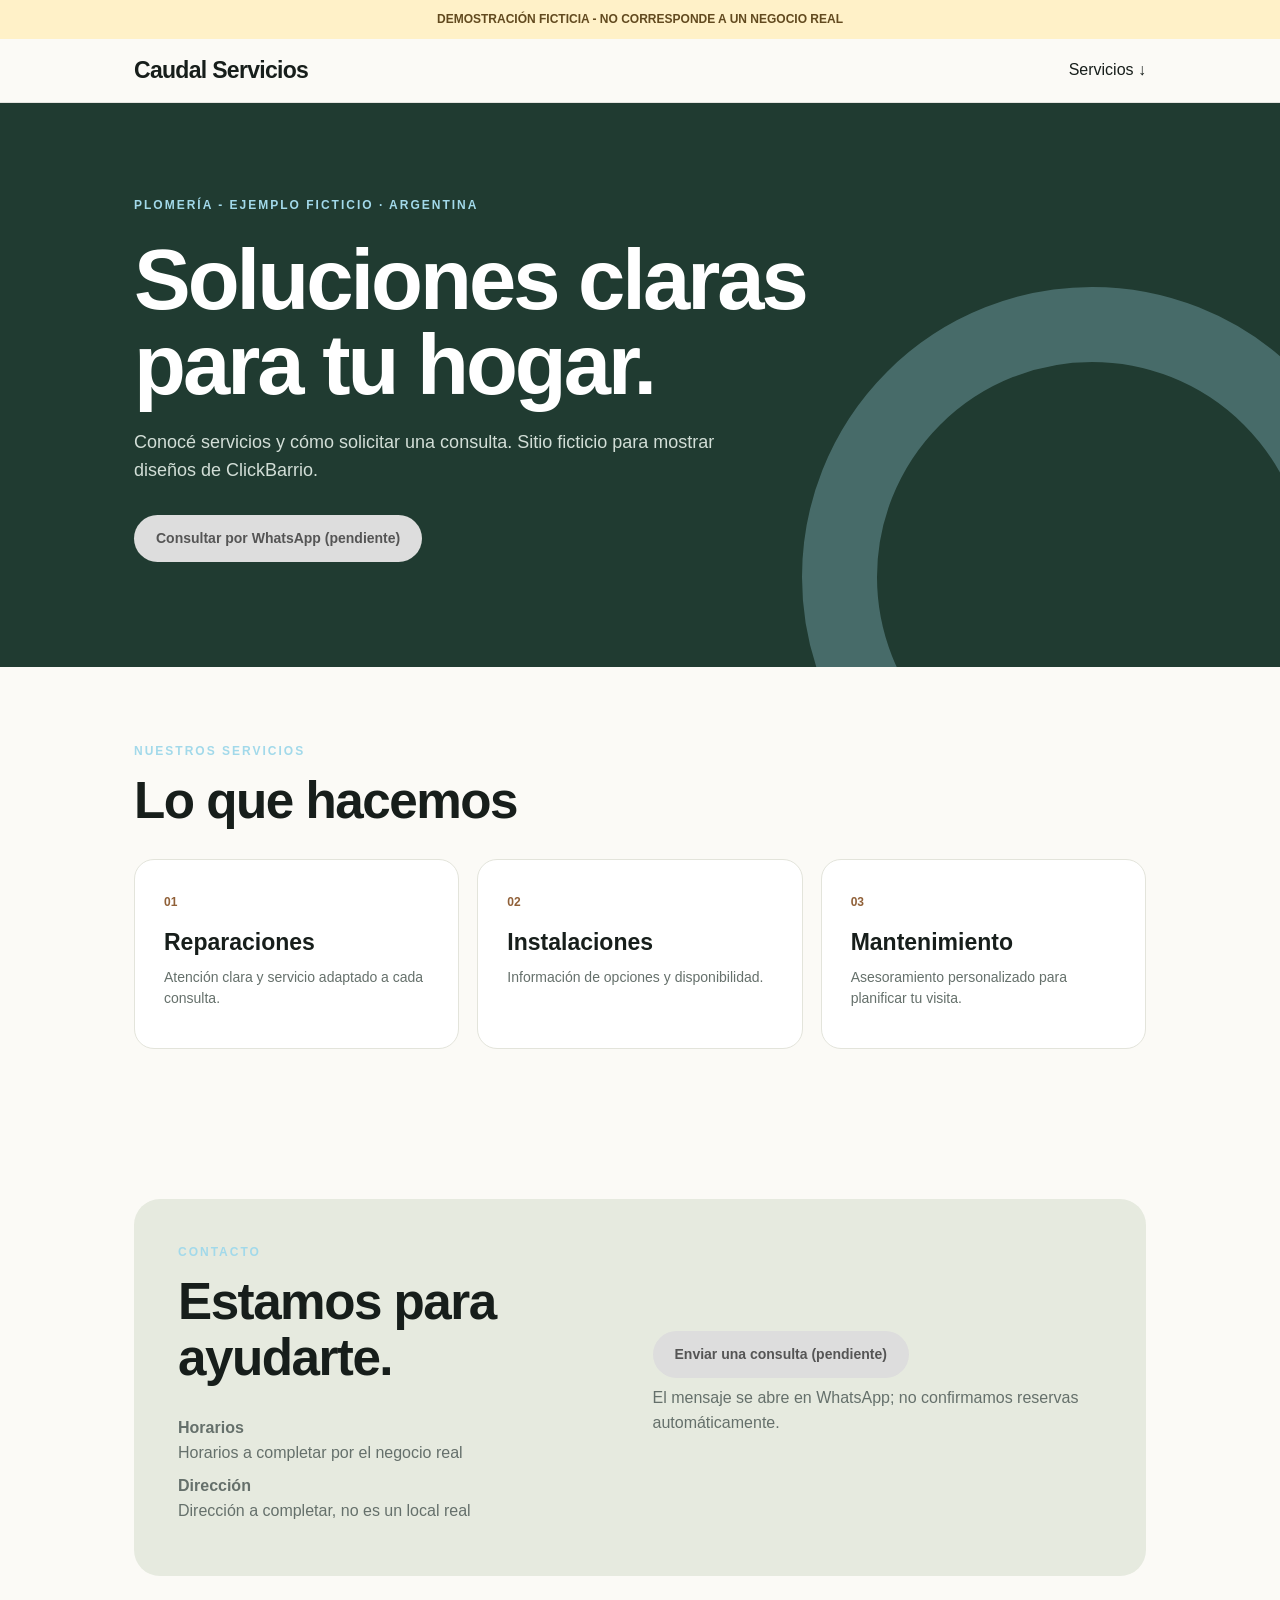
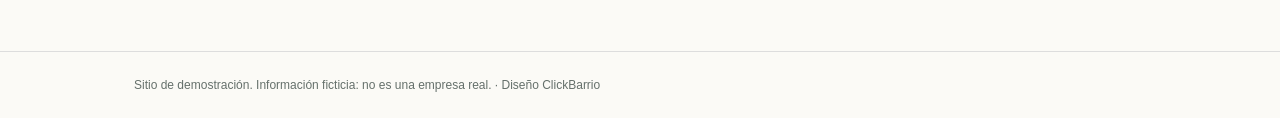
<file: demo_plomeria.html>
<!doctype html><html lang="es-AR"><head><meta charset="utf-8">
<meta name="viewport" content="width=device-width,initial-scale=1">
<title>Caudal Servicios | Plomería - ejemplo ficticio</title>
<meta name="description" content="Demostración ficticia de Plomería preparada por ClickBarrio.">
<style>
:root{--accent:#a2d9ea;--ink:#171e1b;--paper:#fbfaf6;--muted:#65706b}
*{box-sizing:border-box}html{scroll-behavior:smooth}body{margin:0;background:var(--paper);color:var(--ink);font-family:'Segoe UI',Arial,sans-serif;line-height:1.55}
.container{max-width:1060px;margin:0 auto;padding:0 24px}
.top{padding:14px 0;border-bottom:1px solid #e3e3df}.row{display:flex;justify-content:space-between;gap:16px;align-items:center}.logo{font-weight:900;font-size:23px;letter-spacing:-.7px}
a{color:inherit;text-decoration:none}.muted{color:var(--muted)}.btn{display:inline-block;padding:13px 22px;border-radius:999px;background:var(--accent);color:#161615;font-weight:800;font-size:14px}.disabled{background:#ddd;color:#555;cursor:not-allowed}
.hero{background:#203b31;color:#fff;padding:93px 0 105px;position:relative;overflow:hidden}.hero:after{content:'';position:absolute;right:-8%;bottom:-200px;width:430px;height:430px;border:75px solid var(--accent);opacity:.3;border-radius:50%}
.tag{text-transform:uppercase;letter-spacing:2px;font-weight:800;font-size:12px;color:var(--accent)}
h1{font-size:clamp(48px,7vw,85px);letter-spacing:-3px;line-height:1;max-width:780px;margin:22px 0}
.hero p{color:#d2ded7;font-size:18px;max-width:590px;margin-bottom:30px}.hero .btn{position:relative;z-index:1}
section{padding:75px 0}h2{font-size:clamp(32px,4vw,52px);line-height:1.1;letter-spacing:-1.5px;margin:12px 0 30px}
.grid{display:grid;grid-template-columns:repeat(3,1fr);gap:18px}.card{border:1px solid #e3e4db;background:white;padding:29px;border-radius:20px;min-height:190px}.card h3{font-size:23px;line-height:1.2;margin:15px 0 10px}.card p{margin:0;color:var(--muted);font-size:14px}.number{font-size:12px;color:#906038;font-weight:900}
.contact{background:#e6eadf;border-radius:26px;padding:44px;display:grid;grid-template-columns:1fr 1fr;gap:25px;align-items:center}.contact p{color:var(--muted);margin:8px 0}
footer{padding:24px 0;border-top:1px solid #ddd;font-size:12px;color:var(--muted)}.demo-note{background:#fff1c8;padding:10px;text-align:center;color:#624a1f;font-weight:750;font-size:12px}
@media(max-width:720px){.grid,.contact{grid-template-columns:1fr}.hero{padding:65px 0 75px}.contact{padding:28px}section{padding:55px 0}}
</style></head><body>
<div class="demo-note">DEMOSTRACIÓN FICTICIA - NO CORRESPONDE A UN NEGOCIO REAL</div>
<header class="top"><div class="container row"><span class="logo">Caudal Servicios</span><a href="#servicios">Servicios ↓</a></div></header>
<main><div class="hero"><div class="container"><div class="tag">Plomería - ejemplo ficticio · Argentina</div><h1>Soluciones claras para tu hogar.</h1><p>Conocé servicios y cómo solicitar una consulta. Sitio ficticio para mostrar diseños de ClickBarrio.</p><span class="btn disabled" title="A configurar">Consultar por WhatsApp (pendiente)</span></div></div>
<section id="servicios"><div class="container"><div class="tag">Nuestros servicios</div><h2>Lo que hacemos</h2><div class="grid"><article class="card"><span class="number">01</span><h3>Reparaciones</h3><p>Atención clara y servicio adaptado a cada consulta.</p></article><article class="card"><span class="number">02</span><h3>Instalaciones</h3><p>Información de opciones y disponibilidad.</p></article><article class="card"><span class="number">03</span><h3>Mantenimiento</h3><p>Asesoramiento personalizado para planificar tu visita.</p></article></div></div></section>
<section><div class="container"><div class="contact"><div><div class="tag">Contacto</div><h2>Estamos para ayudarte.</h2><p><b>Horarios</b><br>Horarios a completar por el negocio real</p><p><b>Dirección</b><br>Dirección a completar, no es un local real</p></div><div><span class="btn disabled" title="A configurar">Enviar una consulta (pendiente)</span><p>El mensaje se abre en WhatsApp; no confirmamos reservas automáticamente.</p></div></div></div></section></main>
<footer><div class="container">Sitio de demostración. Información ficticia: no es una empresa real. · Diseño ClickBarrio</div></footer></body></html>
</file>
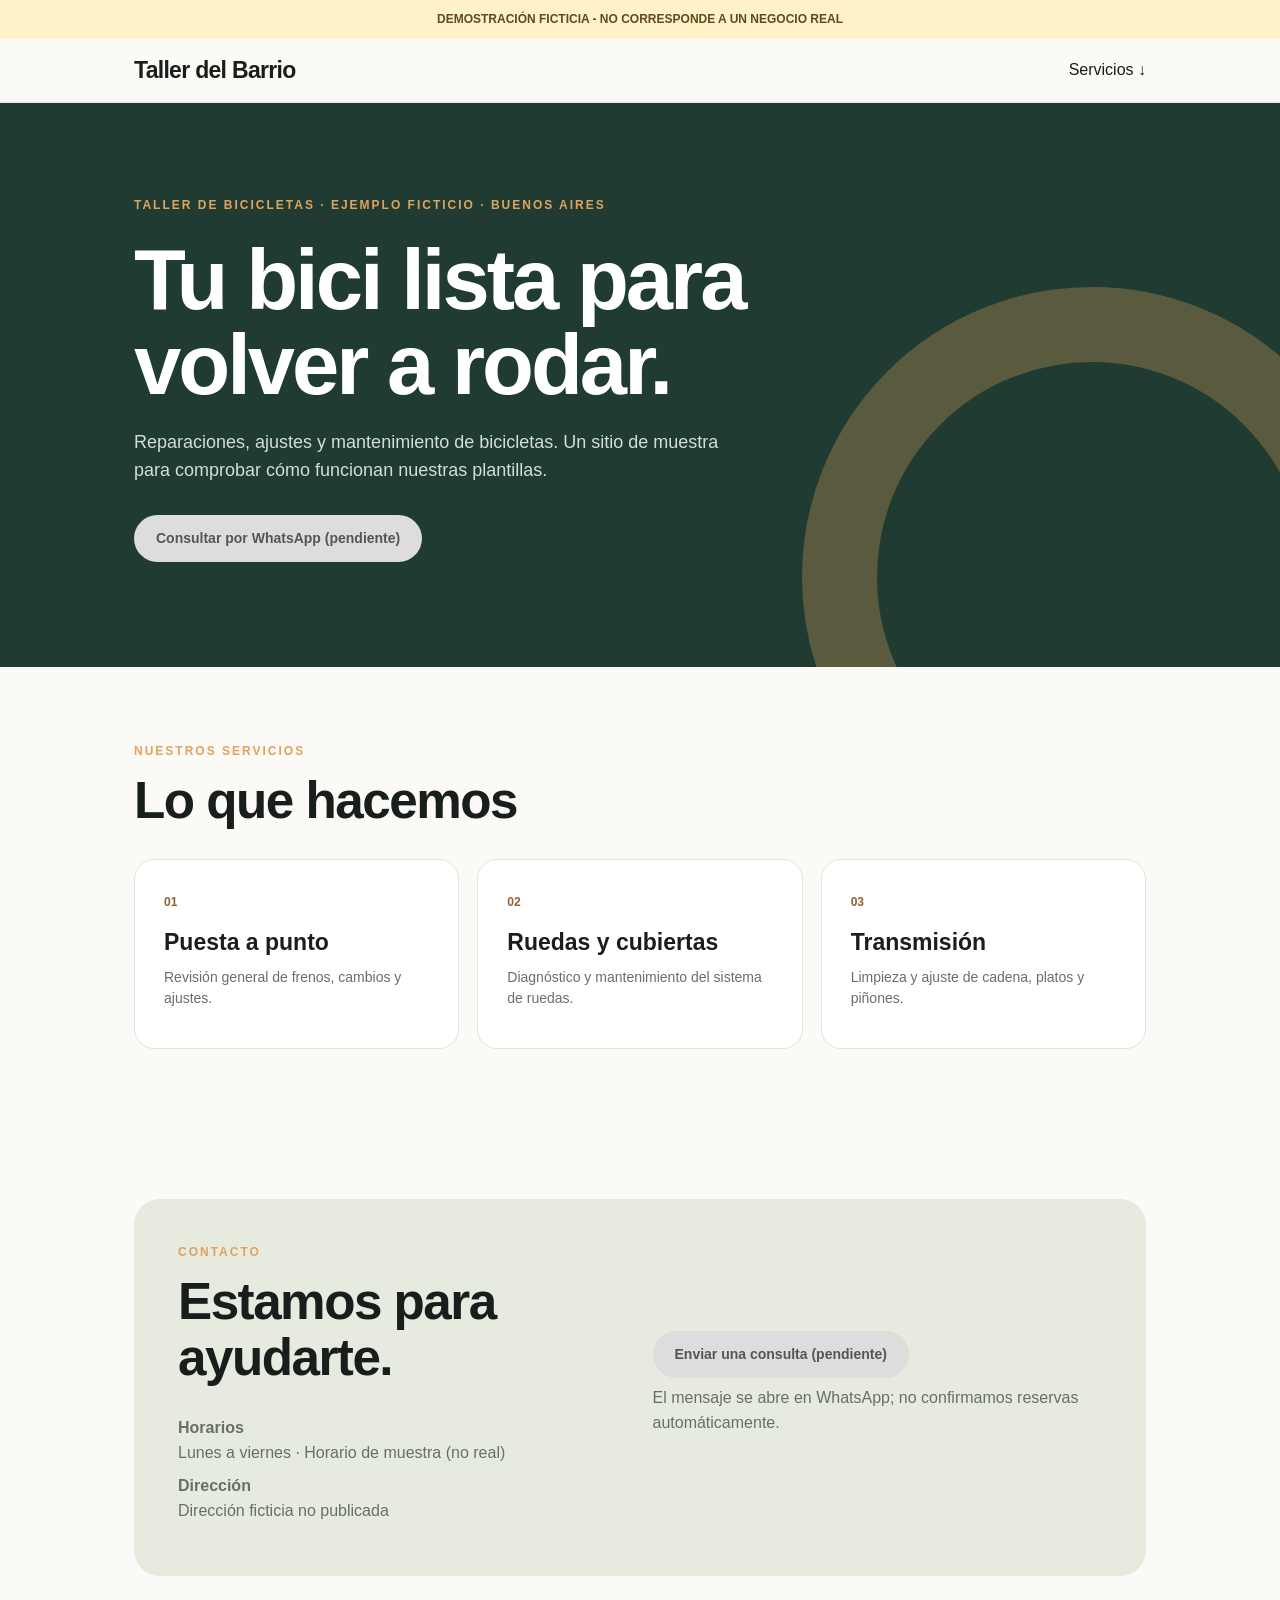
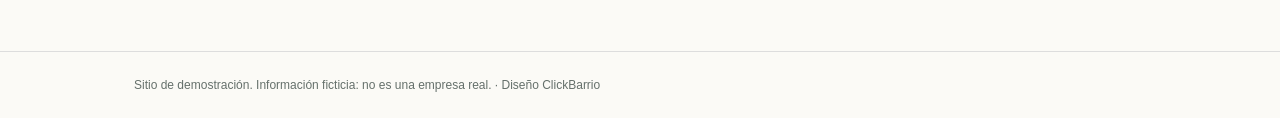
<file: demo_taller.html>
<!doctype html><html lang="es-AR"><head><meta charset="utf-8">
<meta name="viewport" content="width=device-width,initial-scale=1">
<title>Taller del Barrio | Taller de bicicletas · ejemplo ficticio</title>
<meta name="description" content="Demostración ficticia de taller de bicicletas de ClickBarrio.">
<style>
:root{--accent:#e1a35c;--ink:#171e1b;--paper:#fbfaf6;--muted:#65706b}
*{box-sizing:border-box}html{scroll-behavior:smooth}body{margin:0;background:var(--paper);color:var(--ink);font-family:'Segoe UI',Arial,sans-serif;line-height:1.55}
.container{max-width:1060px;margin:0 auto;padding:0 24px}
.top{padding:14px 0;border-bottom:1px solid #e3e3df}.row{display:flex;justify-content:space-between;gap:16px;align-items:center}.logo{font-weight:900;font-size:23px;letter-spacing:-.7px}
a{color:inherit;text-decoration:none}.muted{color:var(--muted)}.btn{display:inline-block;padding:13px 22px;border-radius:999px;background:var(--accent);color:#161615;font-weight:800;font-size:14px}.disabled{background:#ddd;color:#555;cursor:not-allowed}
.hero{background:#203b31;color:#fff;padding:93px 0 105px;position:relative;overflow:hidden}.hero:after{content:'';position:absolute;right:-8%;bottom:-200px;width:430px;height:430px;border:75px solid var(--accent);opacity:.3;border-radius:50%}
.tag{text-transform:uppercase;letter-spacing:2px;font-weight:800;font-size:12px;color:var(--accent)}
h1{font-size:clamp(48px,7vw,85px);letter-spacing:-3px;line-height:1;max-width:780px;margin:22px 0}
.hero p{color:#d2ded7;font-size:18px;max-width:590px;margin-bottom:30px}.hero .btn{position:relative;z-index:1}
section{padding:75px 0}h2{font-size:clamp(32px,4vw,52px);line-height:1.1;letter-spacing:-1.5px;margin:12px 0 30px}
.grid{display:grid;grid-template-columns:repeat(3,1fr);gap:18px}.card{border:1px solid #e3e4db;background:white;padding:29px;border-radius:20px;min-height:190px}.card h3{font-size:23px;line-height:1.2;margin:15px 0 10px}.card p{margin:0;color:var(--muted);font-size:14px}.number{font-size:12px;color:#906038;font-weight:900}
.contact{background:#e6eadf;border-radius:26px;padding:44px;display:grid;grid-template-columns:1fr 1fr;gap:25px;align-items:center}.contact p{color:var(--muted);margin:8px 0}
footer{padding:24px 0;border-top:1px solid #ddd;font-size:12px;color:var(--muted)}.demo-note{background:#fff1c8;padding:10px;text-align:center;color:#624a1f;font-weight:750;font-size:12px}
@media(max-width:720px){.grid,.contact{grid-template-columns:1fr}.hero{padding:65px 0 75px}.contact{padding:28px}section{padding:55px 0}}
</style></head><body>
<div class="demo-note">DEMOSTRACIÓN FICTICIA - NO CORRESPONDE A UN NEGOCIO REAL</div>
<header class="top"><div class="container row"><span class="logo">Taller del Barrio</span><a href="#servicios">Servicios ↓</a></div></header>
<main><div class="hero"><div class="container"><div class="tag">Taller de bicicletas · ejemplo ficticio · Buenos Aires</div><h1>Tu bici lista para volver a rodar.</h1><p>Reparaciones, ajustes y mantenimiento de bicicletas. Un sitio de muestra para comprobar cómo funcionan nuestras plantillas.</p><span class="btn disabled" title="A configurar">Consultar por WhatsApp (pendiente)</span></div></div>
<section id="servicios"><div class="container"><div class="tag">Nuestros servicios</div><h2>Lo que hacemos</h2><div class="grid"><article class="card"><span class="number">01</span><h3>Puesta a punto</h3><p>Revisión general de frenos, cambios y ajustes.</p></article><article class="card"><span class="number">02</span><h3>Ruedas y cubiertas</h3><p>Diagnóstico y mantenimiento del sistema de ruedas.</p></article><article class="card"><span class="number">03</span><h3>Transmisión</h3><p>Limpieza y ajuste de cadena, platos y piñones.</p></article></div></div></section>
<section><div class="container"><div class="contact"><div><div class="tag">Contacto</div><h2>Estamos para ayudarte.</h2><p><b>Horarios</b><br>Lunes a viernes · Horario de muestra (no real)</p><p><b>Dirección</b><br>Dirección ficticia no publicada</p></div><div><span class="btn disabled" title="A configurar">Enviar una consulta (pendiente)</span><p>El mensaje se abre en WhatsApp; no confirmamos reservas automáticamente.</p></div></div></div></section></main>
<footer><div class="container">Sitio de demostración. Información ficticia: no es una empresa real. · Diseño ClickBarrio</div></footer></body></html>
</file>
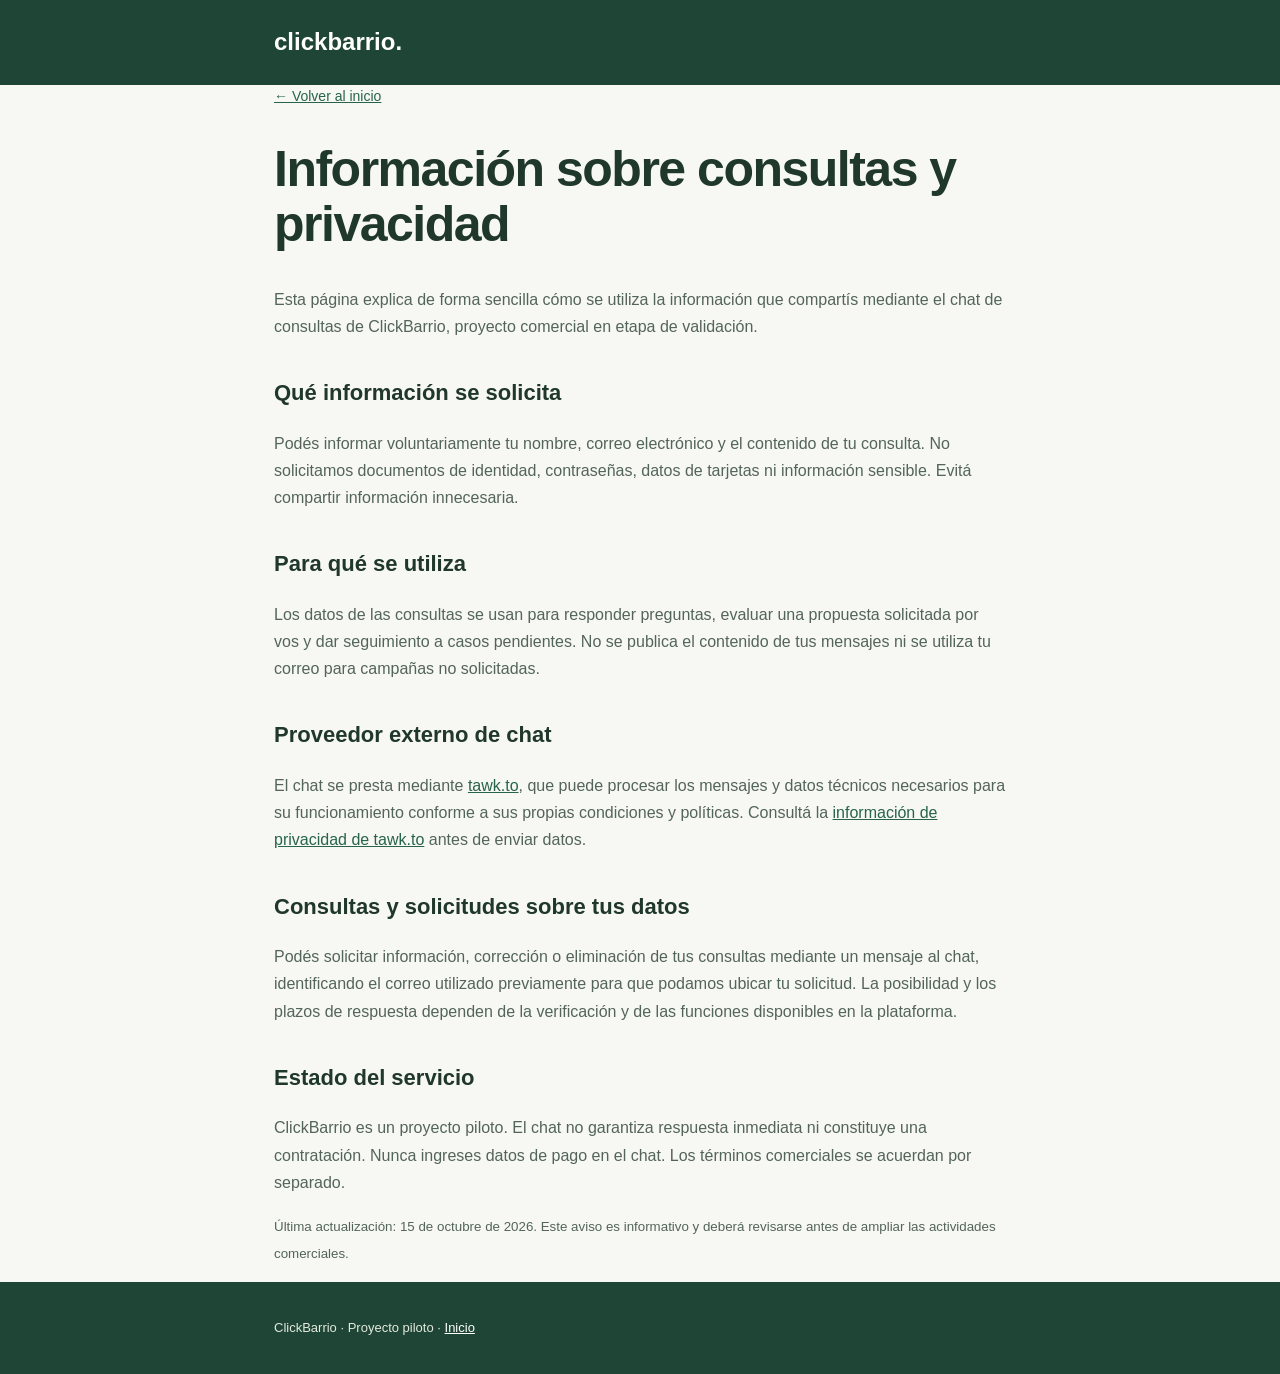
<file: privacidad.html>
<!doctype html>
<html lang="es-AR"><head><meta charset="utf-8"><meta name="viewport" content="width=device-width,initial-scale=1">
<title>Información sobre privacidad | ClickBarrio</title><meta name="robots" content="noindex">
<style>*{box-sizing:border-box}body{font:16px/1.7 "Segoe UI",Arial,sans-serif;color:#20372b;background:#f7f8f3;margin:0}header,footer{background:#1e4535;color:white;padding:22px 0}.wrap{max-width:780px;padding:0 24px;margin:auto}.logo{font-size:24px;font-weight:900;color:white;text-decoration:none}main{padding:56px 0 78px}h1{font-size:clamp(33px,5vw,50px);line-height:1.1;letter-spacing:-1.5px}h2{margin-top:34px;font-size:22px}p,li{color:#53645a}a{color:#276449}footer p{color:#e2eadf;font-size:13px}nav{font-size:14px}</style></head><body>
<header><div class="wrap"><a class="logo" href="index.html">clickbarrio.</a></div></header>
<main class="wrap"><nav><a href="index.html">← Volver al inicio</a></nav>
<h1>Información sobre consultas y privacidad</h1>
<p>Esta página explica de forma sencilla cómo se utiliza la información que compartís mediante el chat de consultas de ClickBarrio, proyecto comercial en etapa de validación.</p>
<h2>Qué información se solicita</h2><p>Podés informar voluntariamente tu nombre, correo electrónico y el contenido de tu consulta. No solicitamos documentos de identidad, contraseñas, datos de tarjetas ni información sensible. Evitá compartir información innecesaria.</p>
<h2>Para qué se utiliza</h2><p>Los datos de las consultas se usan para responder preguntas, evaluar una propuesta solicitada por vos y dar seguimiento a casos pendientes. No se publica el contenido de tus mensajes ni se utiliza tu correo para campañas no solicitadas.</p>
<h2>Proveedor externo de chat</h2><p>El chat se presta mediante <a href="https://www.tawk.to/" rel="noopener noreferrer" target="_blank">tawk.to</a>, que puede procesar los mensajes y datos técnicos necesarios para su funcionamiento conforme a sus propias condiciones y políticas. Consultá la <a href="https://www.tawk.to/privacy-policy/" rel="noopener noreferrer" target="_blank">información de privacidad de tawk.to</a> antes de enviar datos.</p>
<h2>Consultas y solicitudes sobre tus datos</h2><p>Podés solicitar información, corrección o eliminación de tus consultas mediante un mensaje al chat, identificando el correo utilizado previamente para que podamos ubicar tu solicitud. La posibilidad y los plazos de respuesta dependen de la verificación y de las funciones disponibles en la plataforma.</p>
<h2>Estado del servicio</h2><p>ClickBarrio es un proyecto piloto. El chat no garantiza respuesta inmediata ni constituye una contratación. Nunca ingreses datos de pago en el chat. Los términos comerciales se acuerdan por separado.</p>
<p><small>Última actualización: 15 de octubre de 2026. Este aviso es informativo y deberá revisarse antes de ampliar las actividades comerciales.</small></p>
</main><footer><div class="wrap"><p>ClickBarrio · Proyecto piloto · <a style="color:white" href="index.html">Inicio</a></p></div></footer>
</body></html>
</file>
